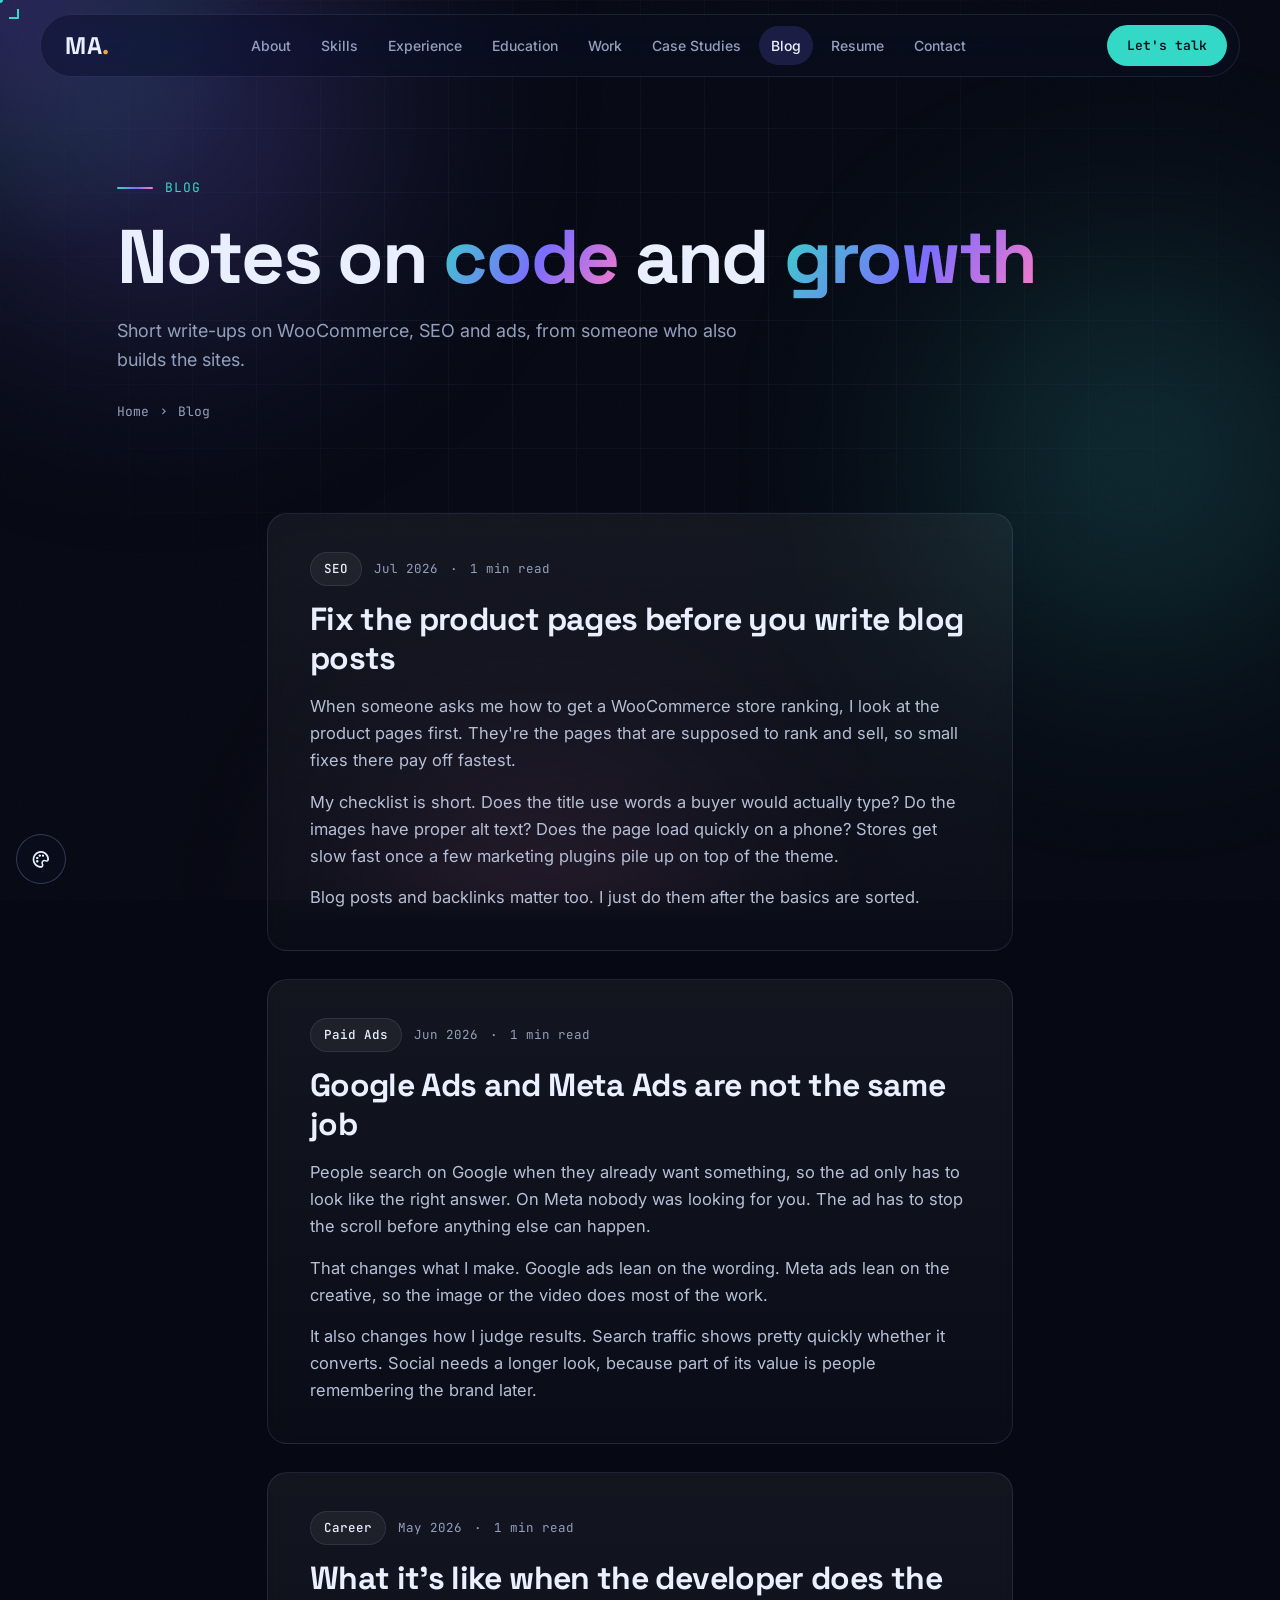
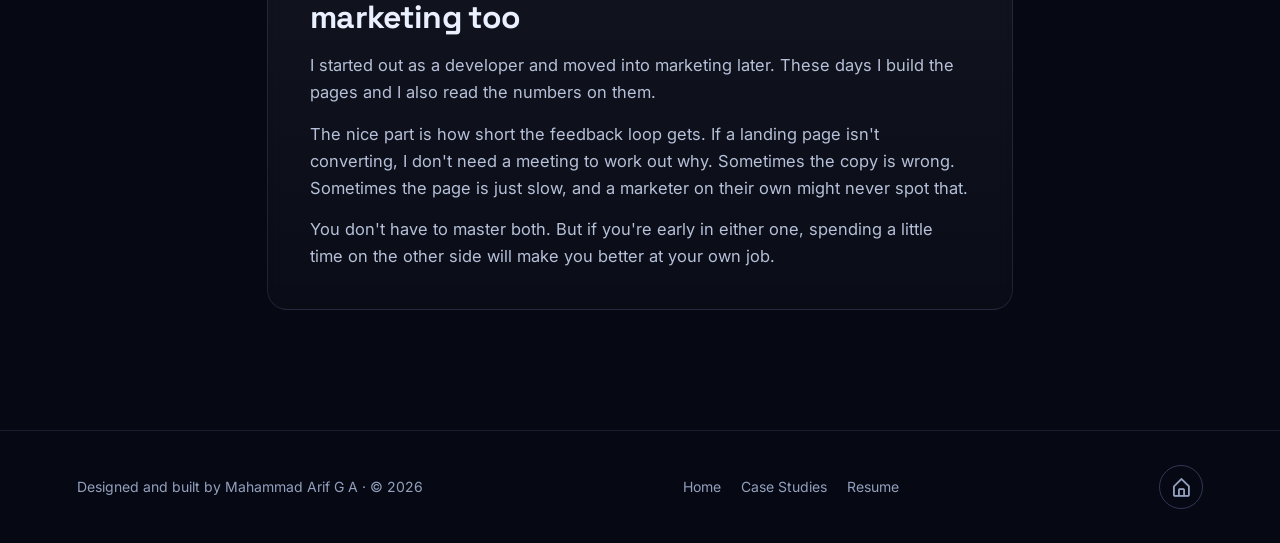
<file: blog.html>
<!DOCTYPE html>
<html lang="en">
<head>
<meta charset="UTF-8">
<meta name="viewport" content="width=device-width, initial-scale=1.0">
<title>Blog | Mahammad Arif G A</title>
<meta name="description" content="Short notes on WooCommerce SEO, paid ads and doing both the building and the marketing, by Mahammad Arif G A.">
<meta name="theme-color" content="#060913">
<link rel="canonical" href="https://arifg07.github.io/Portfolio/blog.html">

<script>
  document.documentElement.classList.add('js');
  try { if (sessionStorage.getItem('wipe')) document.documentElement.classList.add('wipe-in'); } catch (e) {}
  setTimeout(function () {
    document.documentElement.classList.add('loaded');
    if (!window.__ready) document.documentElement.classList.add('reveal-all');
  }, 4200);
</script>

<link rel="preconnect" href="https://fonts.googleapis.com">
<link rel="preconnect" href="https://fonts.gstatic.com" crossorigin>
<link href="https://fonts.googleapis.com/css2?family=Space+Grotesk:wght@500;600;700&family=Inter:wght@400;500;600;700&family=JetBrains+Mono:wght@400;500;600&display=swap" rel="stylesheet">
<link href="https://unpkg.com/boxicons@2.1.4/css/boxicons.min.css" rel="stylesheet">
<link rel="stylesheet" href="style.css">
<link rel="stylesheet" href="pages.css">
<link rel="stylesheet" href="fx.css">
<link rel="icon" href="logo.svg" type="image/svg+xml">
<link rel="icon" href="favicon.ico" sizes="any">
<link rel="apple-touch-icon" href="logo-512.png">
</head>
<body>

<div class="scroll-progress" id="scrollProgress"></div>

<header class="header" id="header">
  <a href="index.html#top" class="logo" aria-label="Mahammad Arif, home">MA<span class="dot">.</span></a>
  <nav class="navbar" id="navbar" aria-label="Primary">
    <a href="index.html#about">About</a>
    <a href="index.html#skills">Skills</a>
    <a href="index.html#experience">Experience</a>
    <a href="index.html#education">Education</a>
    <a href="index.html#work">Work</a>
    <a href="case-studies.html">Case Studies</a>
    <a href="blog.html" aria-current="page">Blog</a>
    <a href="resume.html">Resume</a>
    <a href="index.html#contact">Contact</a>
  </nav>
  <a href="index.html#contact" class="nav-cta magnetic">Let's talk</a>
  <button class="nav-toggle" id="navToggle" aria-label="Toggle menu" aria-expanded="false" aria-controls="navbar">
    <i class='bx bx-menu'></i>
  </button>
</header>

<main>
<section class="page-hero">
  <p class="section-eyebrow enter" style="--d:100">Blog</p>
  <h1 class="enter" style="--d:200">Notes on <em>code</em> and <em>growth</em></h1>
  <p class="page-hero-sub enter" style="--d:350">Short write-ups on WooCommerce, SEO and ads, from someone who also builds the sites.</p>
  <p class="crumbs enter" style="--d:450"><a href="index.html">Home</a> <i class='bx bx-chevron-right'></i> <span>Blog</span></p>
</section>

<section class="section blog-list">

  <article class="blog-post glass spot reveal" id="post-1">
    <div class="blog-post-meta">
      <span class="tag">SEO</span>
      <span class="blog-date">Jul 2026</span>
    </div>
    <h2>Fix the product pages before you write blog posts</h2>
    <p>When someone asks me how to get a WooCommerce store ranking, I look at the product pages first. They're the pages that are supposed to rank and sell, so small fixes there pay off fastest.</p>
    <p>My checklist is short. Does the title use words a buyer would actually type? Do the images have proper alt text? Does the page load quickly on a phone? Stores get slow fast once a few marketing plugins pile up on top of the theme.</p>
    <p>Blog posts and backlinks matter too. I just do them after the basics are sorted.</p>
  </article>

  <article class="blog-post glass spot reveal" id="post-2">
    <div class="blog-post-meta">
      <span class="tag">Paid Ads</span>
      <span class="blog-date">Jun 2026</span>
    </div>
    <h2>Google Ads and Meta Ads are not the same job</h2>
    <p>People search on Google when they already want something, so the ad only has to look like the right answer. On Meta nobody was looking for you. The ad has to stop the scroll before anything else can happen.</p>
    <p>That changes what I make. Google ads lean on the wording. Meta ads lean on the creative, so the image or the video does most of the work.</p>
    <p>It also changes how I judge results. Search traffic shows pretty quickly whether it converts. Social needs a longer look, because part of its value is people remembering the brand later.</p>
  </article>

  <article class="blog-post glass spot reveal" id="post-3">
    <div class="blog-post-meta">
      <span class="tag">Career</span>
      <span class="blog-date">May 2026</span>
    </div>
    <h2>What it's like when the developer does the marketing too</h2>
    <p>I started out as a developer and moved into marketing later. These days I build the pages and I also read the numbers on them.</p>
    <p>The nice part is how short the feedback loop gets. If a landing page isn't converting, I don't need a meeting to work out why. Sometimes the copy is wrong. Sometimes the page is just slow, and a marketer on their own might never spot that.</p>
    <p>You don't have to master both. But if you're early in either one, spending a little time on the other side will make you better at your own job.</p>
  </article>

</section>
</main>

<footer class="footer">
  <p>Designed and built by Mahammad Arif G A · © <span id="year">2026</span></p>
  <nav class="footer-links" aria-label="Footer">
    <a href="index.html">Home</a>
    <a href="case-studies.html">Case Studies</a>
    <a href="resume.html">Resume</a>
  </nav>
  <a href="index.html#top" class="top-link" aria-label="Back to home"><i class='bx bx-home-alt'></i></a>
</footer>

<button class="to-top" id="toTop" aria-label="Back to top"><i class='bx bx-chevron-up'></i></button>

<script src="script.js" defer></script>
<script src="fx.js" defer></script>
</body>
</html>
</file>
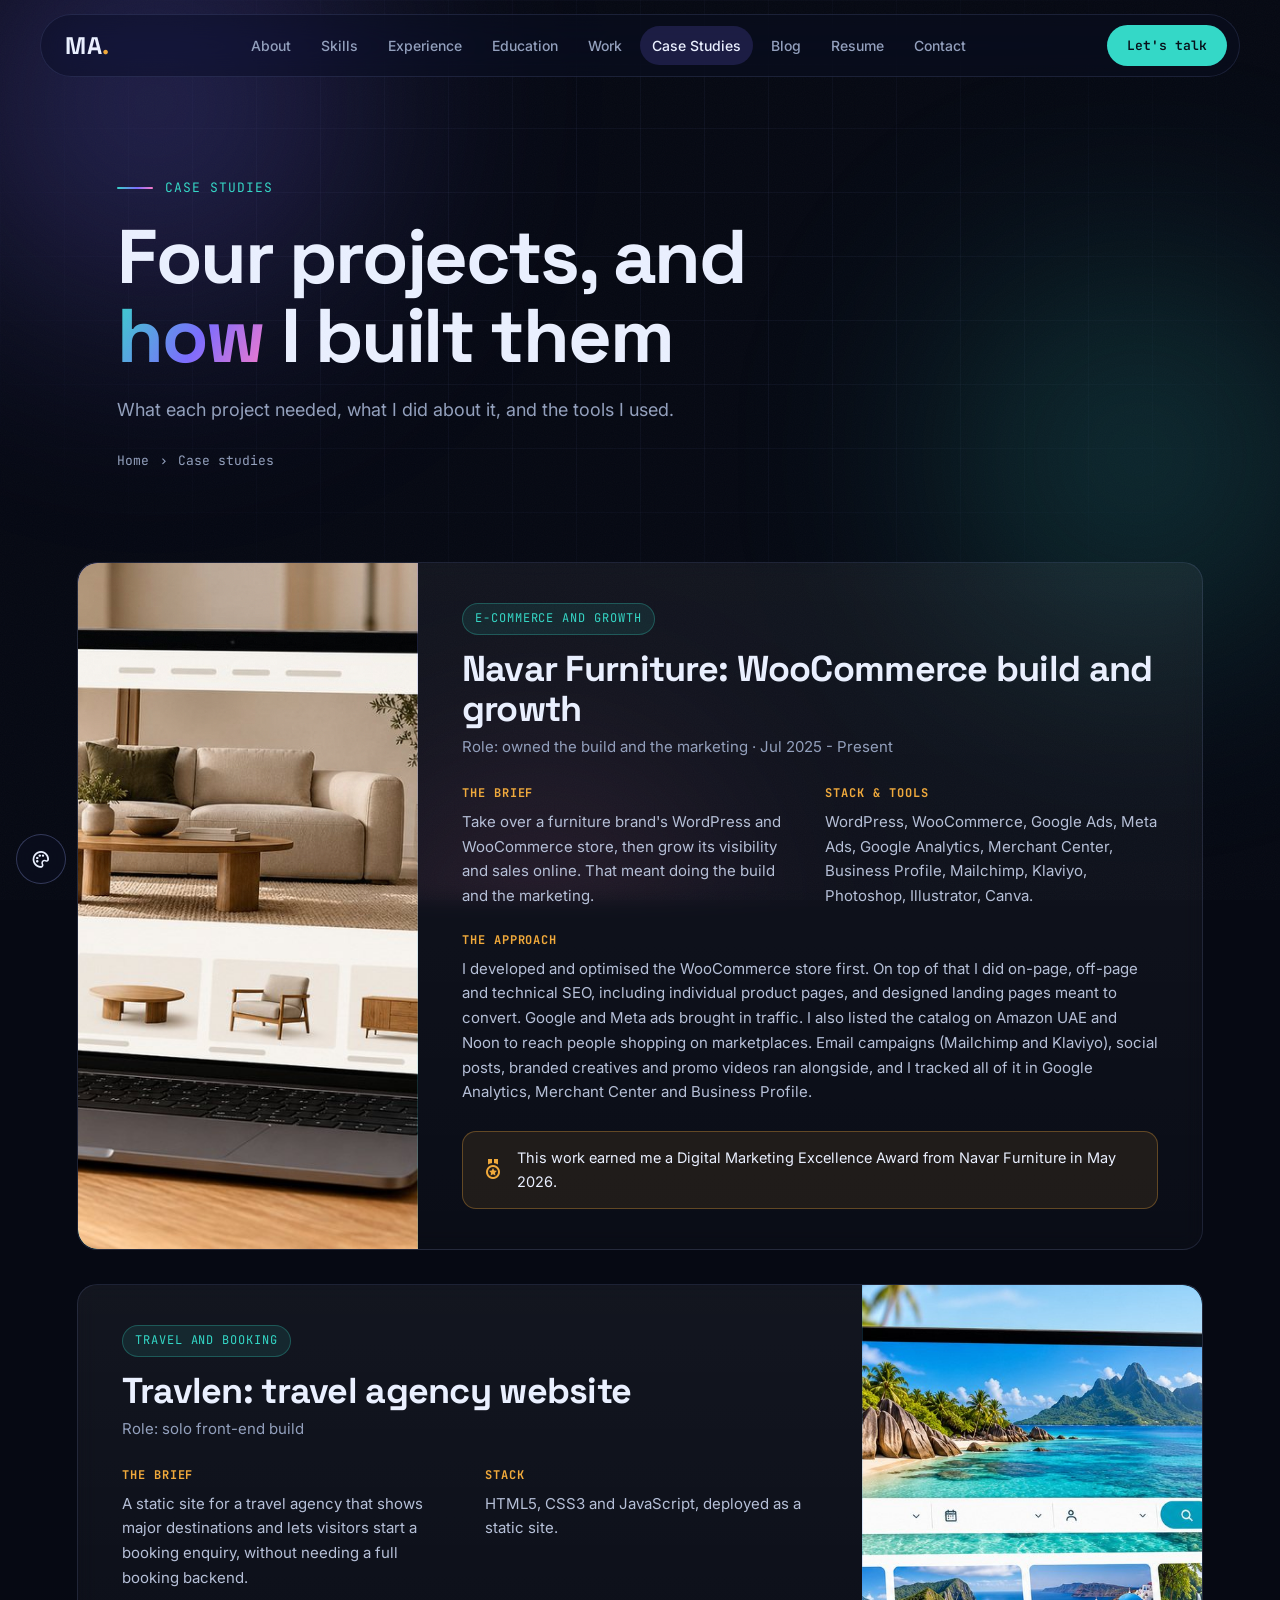
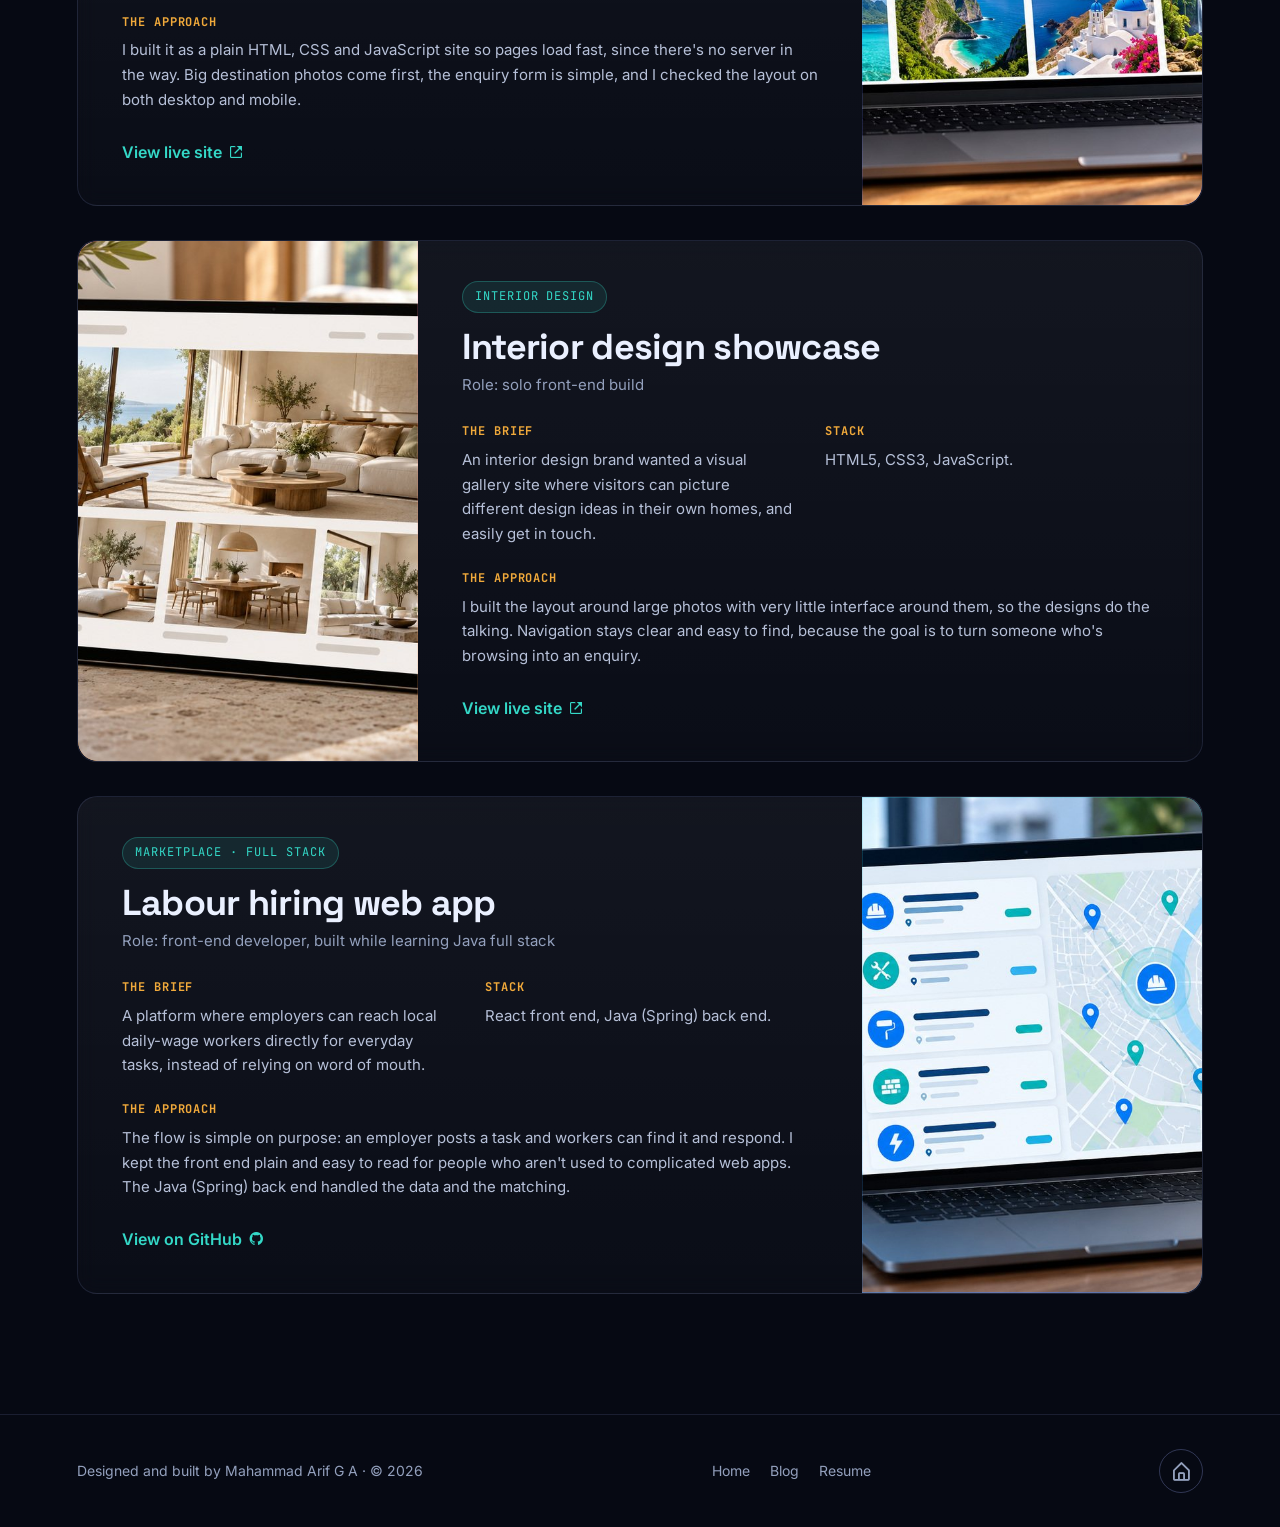
<file: case-studies.html>
<!DOCTYPE html>
<html lang="en">
<head>
<meta charset="UTF-8">
<meta name="viewport" content="width=device-width, initial-scale=1.0">
<title>Case Studies | Mahammad Arif G A</title>
<meta name="description" content="Case studies by Mahammad Arif G A: WooCommerce growth at Navar Furniture, plus travel, interior design and labour-hiring web projects.">
<meta name="theme-color" content="#060913">
<link rel="canonical" href="https://arifg07.github.io/Portfolio/case-studies.html">

<script>
  document.documentElement.classList.add('js');
  try { if (sessionStorage.getItem('wipe')) document.documentElement.classList.add('wipe-in'); } catch (e) {}
  setTimeout(function () {
    document.documentElement.classList.add('loaded');
    if (!window.__ready) document.documentElement.classList.add('reveal-all');
  }, 4200);
</script>

<link rel="preconnect" href="https://fonts.googleapis.com">
<link rel="preconnect" href="https://fonts.gstatic.com" crossorigin>
<link href="https://fonts.googleapis.com/css2?family=Space+Grotesk:wght@500;600;700&family=Inter:wght@400;500;600;700&family=JetBrains+Mono:wght@400;500;600&display=swap" rel="stylesheet">
<link href="https://unpkg.com/boxicons@2.1.4/css/boxicons.min.css" rel="stylesheet">
<link rel="stylesheet" href="style.css">
<link rel="stylesheet" href="pages.css">
<link rel="stylesheet" href="fx.css">
<link rel="icon" href="logo.svg" type="image/svg+xml">
<link rel="icon" href="favicon.ico" sizes="any">
<link rel="apple-touch-icon" href="logo-512.png">
</head>
<body>

<div class="scroll-progress" id="scrollProgress"></div>

<header class="header" id="header">
  <a href="index.html#top" class="logo" aria-label="Mahammad Arif, home">MA<span class="dot">.</span></a>
  <nav class="navbar" id="navbar" aria-label="Primary">
    <a href="index.html#about">About</a>
    <a href="index.html#skills">Skills</a>
    <a href="index.html#experience">Experience</a>
    <a href="index.html#education">Education</a>
    <a href="index.html#work">Work</a>
    <a href="case-studies.html" aria-current="page">Case Studies</a>
    <a href="blog.html">Blog</a>
    <a href="resume.html">Resume</a>
    <a href="index.html#contact">Contact</a>
  </nav>
  <a href="index.html#contact" class="nav-cta magnetic">Let's talk</a>
  <button class="nav-toggle" id="navToggle" aria-label="Toggle menu" aria-expanded="false" aria-controls="navbar">
    <i class='bx bx-menu'></i>
  </button>
</header>

<main>
<section class="page-hero">
  <p class="section-eyebrow enter" style="--d:100">Case Studies</p>
  <h1 class="enter" style="--d:200">Four projects, and <em>how</em> I built them</h1>
  <p class="page-hero-sub enter" style="--d:350">What each project needed, what I did about it, and the tools I used.</p>
  <p class="crumbs enter" style="--d:450"><a href="index.html">Home</a> <i class='bx bx-chevron-right'></i> <span>Case studies</span></p>
</section>

<section class="section case-list">

  <article class="case-block glass spot reveal" id="navar-furniture">
    <div class="case-thumb thumb-4"><i class='bx bx-store'></i><img class="rv-img" src="img/work-navar.jpg" alt="The Navar Furniture online store shown on a laptop and a phone" width="1200" height="750" loading="lazy" decoding="async" onerror="this.remove()"></div>
    <div class="case-content">
      <span class="case-tag">E-commerce and growth</span>
      <h2>Navar Furniture: WooCommerce build and growth</h2>
      <p class="case-role">Role: owned the build and the marketing · Jul 2025 - Present</p>

      <div class="case-meta-grid">
        <div>
          <h4>The brief</h4>
          <p>Take over a furniture brand's WordPress and WooCommerce store, then grow its visibility and sales online. That meant doing the build and the marketing.</p>
        </div>
        <div>
          <h4>The approach</h4>
          <p>I developed and optimised the WooCommerce store first. On top of that I did on-page, off-page and technical SEO, including individual product pages, and designed landing pages meant to convert. Google and Meta ads brought in traffic. I also listed the catalog on Amazon UAE and Noon to reach people shopping on marketplaces. Email campaigns (Mailchimp and Klaviyo), social posts, branded creatives and promo videos ran alongside, and I tracked all of it in Google Analytics, Merchant Center and Business Profile.</p>
        </div>
        <div>
          <h4>Stack &amp; tools</h4>
          <p>WordPress, WooCommerce, Google Ads, Meta Ads, Google Analytics, Merchant Center, Business Profile, Mailchimp, Klaviyo, Photoshop, Illustrator, Canva.</p>
        </div>
      </div>

      <p class="case-note"><i class='bx bx-medal'></i> This work earned me a Digital Marketing Excellence Award from Navar Furniture in May 2026.</p>
    </div>
  </article>

  <article class="case-block glass spot reveal" id="travlen">
    <div class="case-thumb thumb-1"><i class='bx bx-compass'></i><img class="rv-img" src="img/work-travlen.jpg" alt="The Travlen travel agency website shown on a laptop" width="1200" height="750" loading="lazy" decoding="async" onerror="this.remove()"></div>
    <div class="case-content">
      <span class="case-tag">Travel and booking</span>
      <h2>Travlen: travel agency website</h2>
      <p class="case-role">Role: solo front-end build</p>

      <div class="case-meta-grid">
        <div>
          <h4>The brief</h4>
          <p>A static site for a travel agency that shows major destinations and lets visitors start a booking enquiry, without needing a full booking backend.</p>
        </div>
        <div>
          <h4>The approach</h4>
          <p>I built it as a plain HTML, CSS and JavaScript site so pages load fast, since there's no server in the way. Big destination photos come first, the enquiry form is simple, and I checked the layout on both desktop and mobile.</p>
        </div>
        <div>
          <h4>Stack</h4>
          <p>HTML5, CSS3 and JavaScript, deployed as a static site.</p>
        </div>
      </div>

      <a href="https://travlen.web.app/" target="_blank" rel="noopener" class="link-arrow">View live site <i class='bx bx-link-external'></i></a>
    </div>
  </article>

  <article class="case-block glass spot reveal" id="interior-design">
    <div class="case-thumb thumb-2"><i class='bx bx-home-heart'></i><img class="rv-img" src="img/work-interior.jpg" alt="An interior design gallery website shown on a tablet" width="1200" height="750" loading="lazy" decoding="async" onerror="this.remove()"></div>
    <div class="case-content">
      <span class="case-tag">Interior design</span>
      <h2>Interior design showcase</h2>
      <p class="case-role">Role: solo front-end build</p>

      <div class="case-meta-grid">
        <div>
          <h4>The brief</h4>
          <p>An interior design brand wanted a visual gallery site where visitors can picture different design ideas in their own homes, and easily get in touch.</p>
        </div>
        <div>
          <h4>The approach</h4>
          <p>I built the layout around large photos with very little interface around them, so the designs do the talking. Navigation stays clear and easy to find, because the goal is to turn someone who's browsing into an enquiry.</p>
        </div>
        <div>
          <h4>Stack</h4>
          <p>HTML5, CSS3, JavaScript.</p>
        </div>
      </div>

      <a href="https://livings-7ded4.web.app/" target="_blank" rel="noopener" class="link-arrow">View live site <i class='bx bx-link-external'></i></a>
    </div>
  </article>

  <article class="case-block glass spot reveal" id="labour-hiring">
    <div class="case-thumb thumb-3"><i class='bx bx-hard-hat'></i><img class="rv-img" src="img/work-labour.jpg" alt="A labour hiring web app shown on a laptop" width="1200" height="750" loading="lazy" decoding="async" onerror="this.remove()"></div>
    <div class="case-content">
      <span class="case-tag">Marketplace · Full stack</span>
      <h2>Labour hiring web app</h2>
      <p class="case-role">Role: front-end developer, built while learning Java full stack</p>

      <div class="case-meta-grid">
        <div>
          <h4>The brief</h4>
          <p>A platform where employers can reach local daily-wage workers directly for everyday tasks, instead of relying on word of mouth.</p>
        </div>
        <div>
          <h4>The approach</h4>
          <p>The flow is simple on purpose: an employer posts a task and workers can find it and respond. I kept the front end plain and easy to read for people who aren't used to complicated web apps. The Java (Spring) back end handled the data and the matching.</p>
        </div>
        <div>
          <h4>Stack</h4>
          <p>React front end, Java (Spring) back end.</p>
        </div>
      </div>

      <a href="https://github.com/arifg07/LabourHire-FrontEnd" target="_blank" rel="noopener" class="link-arrow">View on GitHub <i class='bx bxl-github'></i></a>
    </div>
  </article>

</section>
</main>

<footer class="footer">
  <p>Designed and built by Mahammad Arif G A · © <span id="year">2026</span></p>
  <nav class="footer-links" aria-label="Footer">
    <a href="index.html">Home</a>
    <a href="blog.html">Blog</a>
    <a href="resume.html">Resume</a>
  </nav>
  <a href="index.html#top" class="top-link" aria-label="Back to home"><i class='bx bx-home-alt'></i></a>
</footer>

<button class="to-top" id="toTop" aria-label="Back to top"><i class='bx bx-chevron-up'></i></button>

<script src="script.js" defer></script>
<script src="fx.js" defer></script>
</body>
</html>
</file>
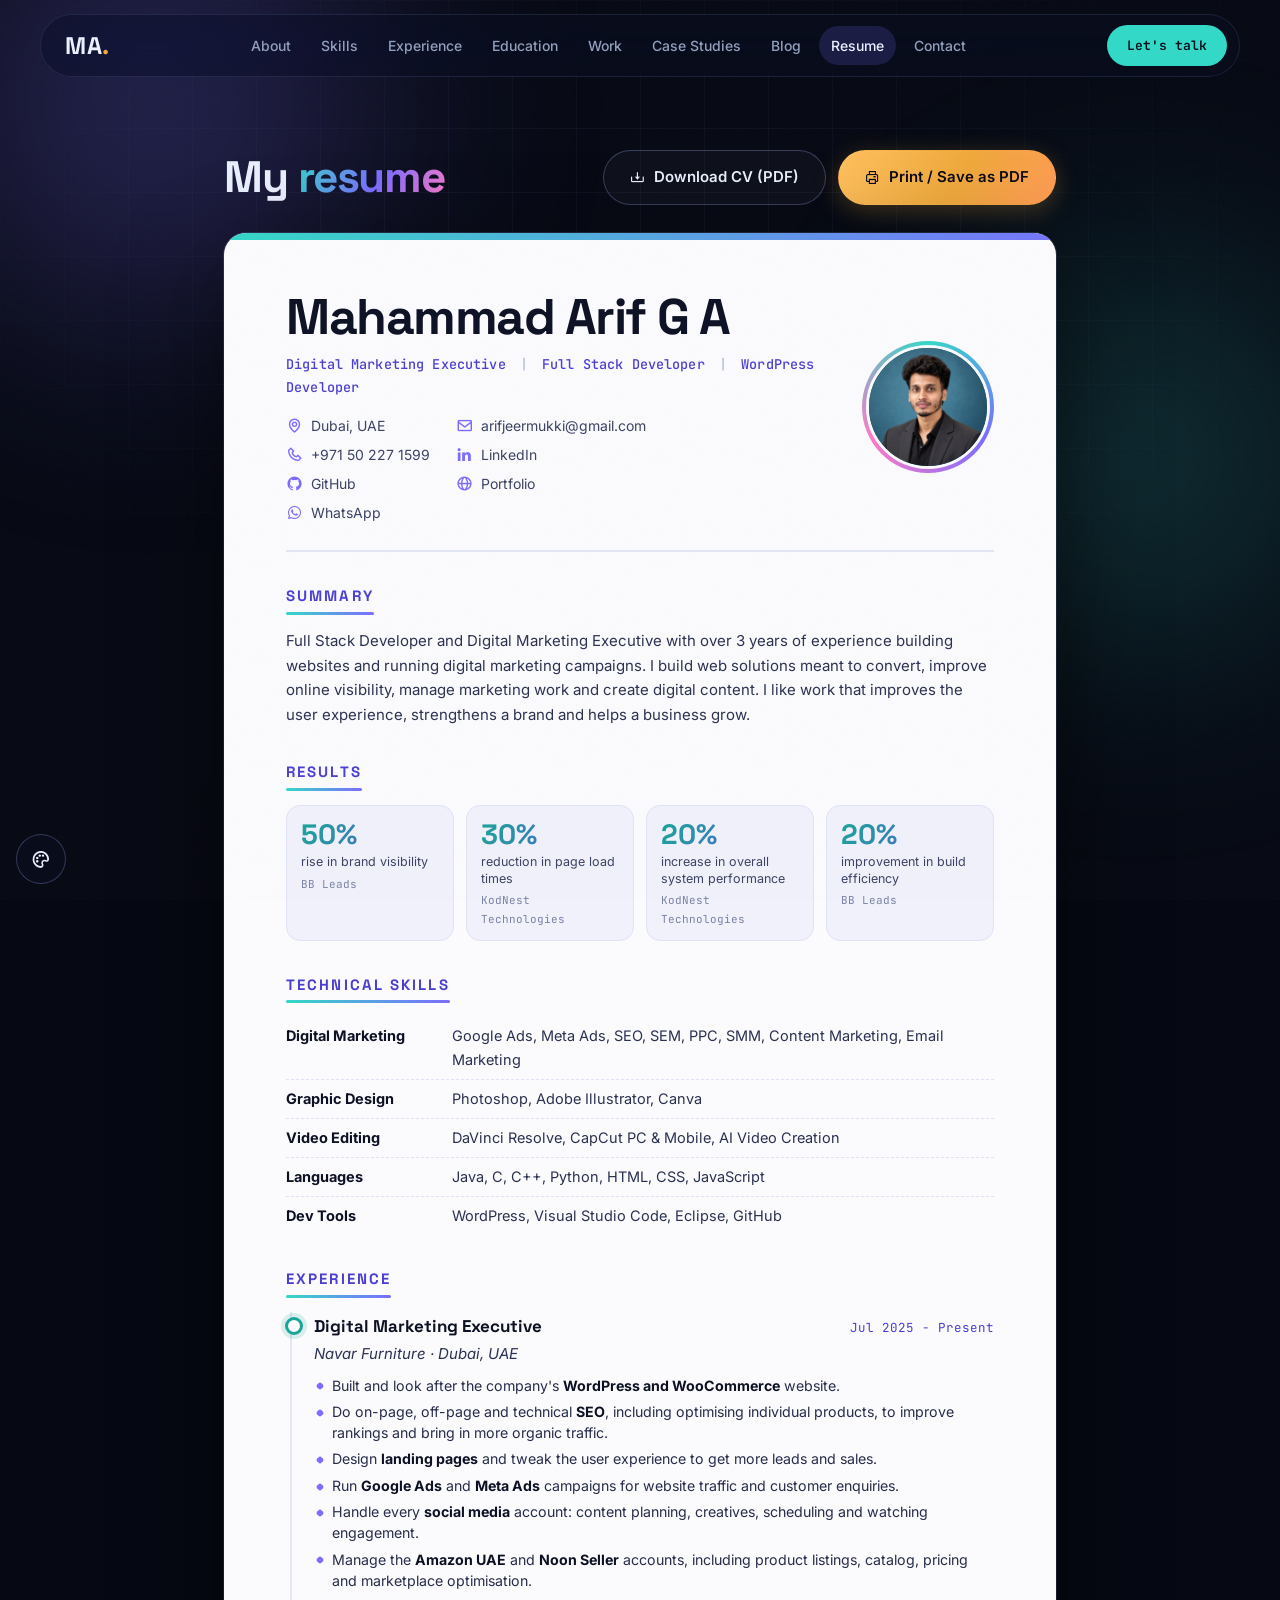
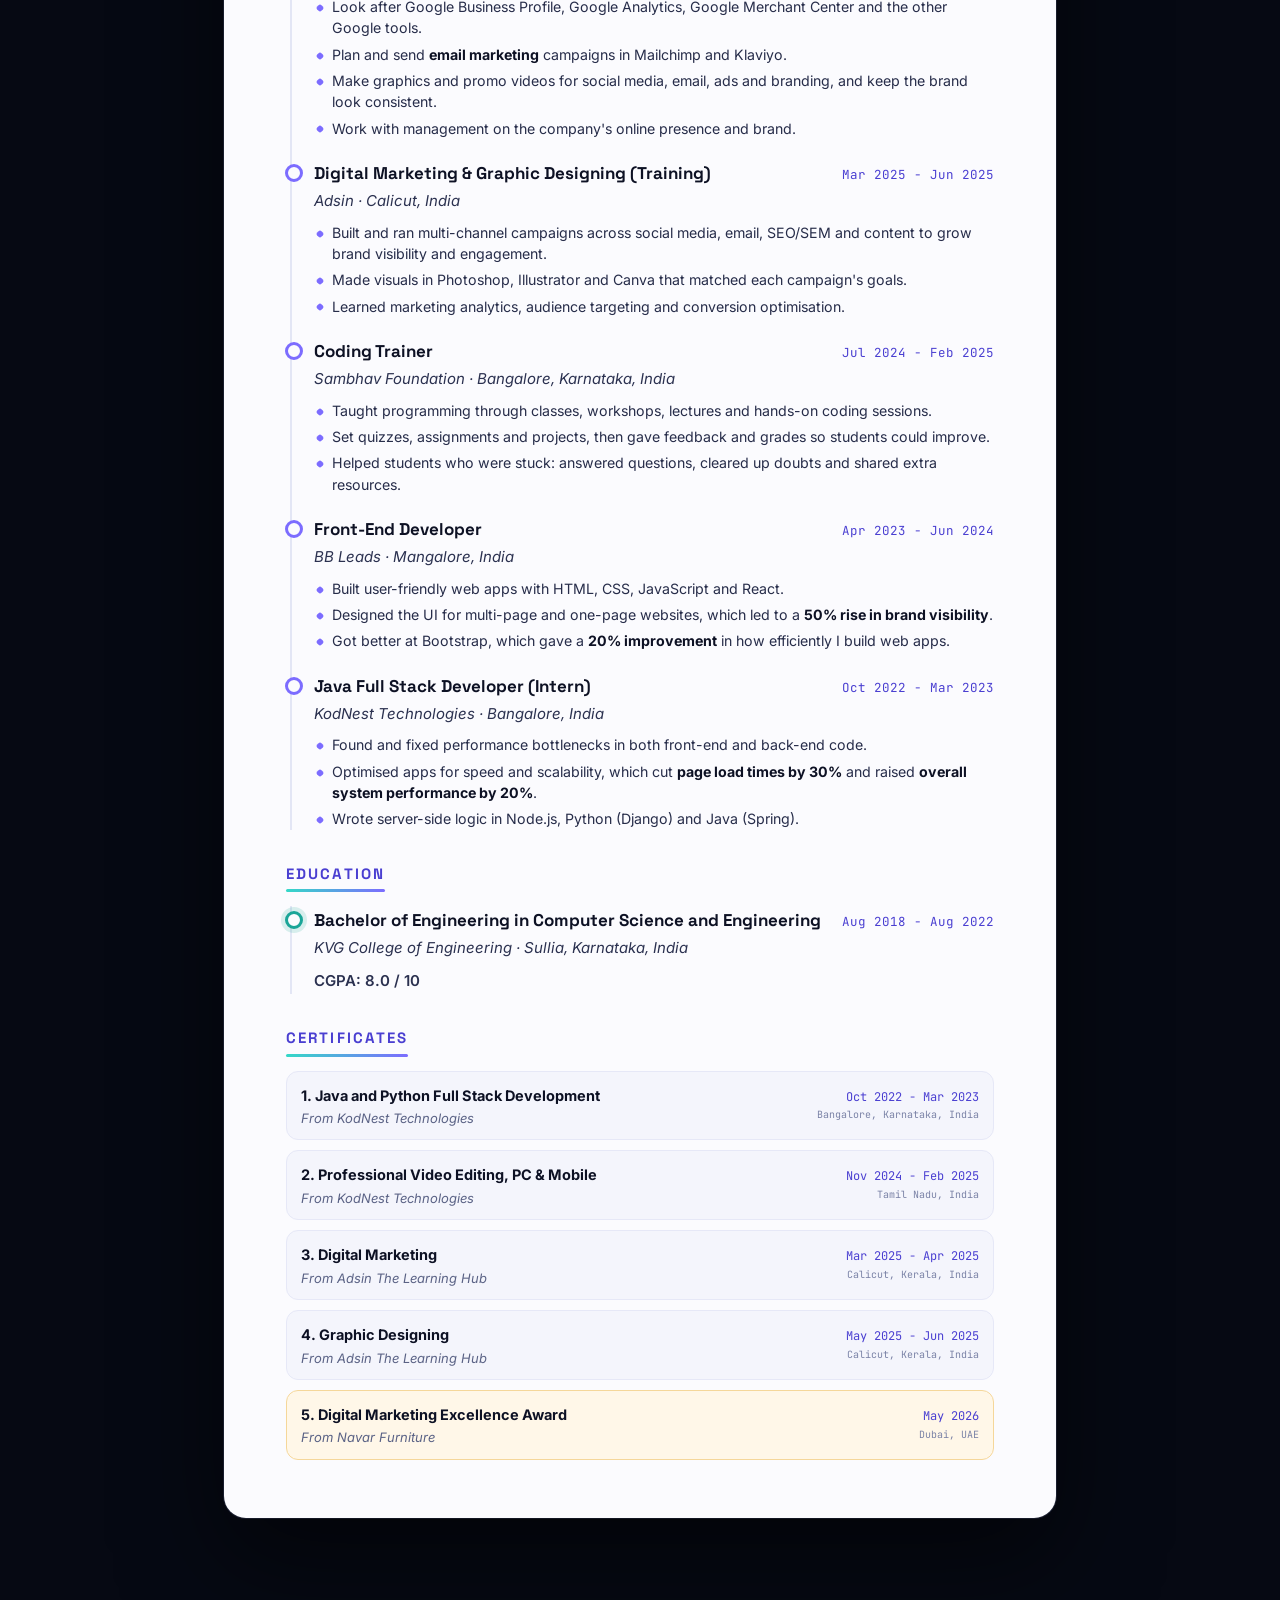
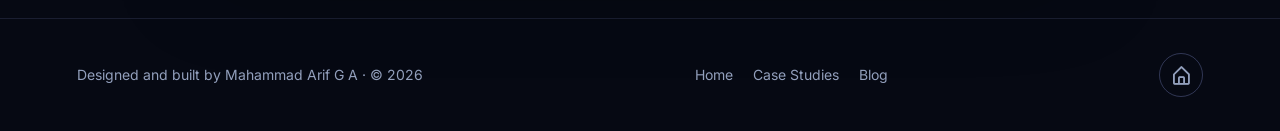
<file: resume.html>
<!DOCTYPE html>
<html lang="en">
<head>
<meta charset="UTF-8">
<meta name="viewport" content="width=device-width, initial-scale=1.0">
<title>Resume | Mahammad Arif G A</title>
<meta name="description" content="Resume of Mahammad Arif G A: digital marketing executive, full stack developer and WordPress developer based in Dubai, UAE.">
<meta name="theme-color" content="#060913">
<link rel="canonical" href="https://arifg07.github.io/Portfolio/resume.html">

<script>
  document.documentElement.classList.add('js');
  try { if (sessionStorage.getItem('wipe')) document.documentElement.classList.add('wipe-in'); } catch (e) {}
  setTimeout(function () {
    document.documentElement.classList.add('loaded');
    if (!window.__ready) document.documentElement.classList.add('reveal-all');
  }, 4200);
</script>

<link rel="preconnect" href="https://fonts.googleapis.com">
<link rel="preconnect" href="https://fonts.gstatic.com" crossorigin>
<link href="https://fonts.googleapis.com/css2?family=Space+Grotesk:wght@500;600;700&family=Inter:wght@400;500;600;700&family=JetBrains+Mono:wght@400;500;600&display=swap" rel="stylesheet">
<link href="https://unpkg.com/boxicons@2.1.4/css/boxicons.min.css" rel="stylesheet">
<link rel="stylesheet" href="style.css">
<link rel="stylesheet" href="resume.css">
<link rel="stylesheet" href="fx.css">
<link rel="icon" href="logo.svg" type="image/svg+xml">
<link rel="icon" href="favicon.ico" sizes="any">
<link rel="apple-touch-icon" href="logo-512.png">
</head>
<body>

<div class="scroll-progress" id="scrollProgress"></div>

<header class="header" id="header">
  <a href="index.html#top" class="logo" aria-label="Mahammad Arif, home">MA<span class="dot">.</span></a>
  <nav class="navbar" id="navbar" aria-label="Primary">
    <a href="index.html#about">About</a>
    <a href="index.html#skills">Skills</a>
    <a href="index.html#experience">Experience</a>
    <a href="index.html#education">Education</a>
    <a href="index.html#work">Work</a>
    <a href="case-studies.html">Case Studies</a>
    <a href="blog.html">Blog</a>
    <a href="resume.html" aria-current="page">Resume</a>
    <a href="index.html#contact">Contact</a>
  </nav>
  <a href="index.html#contact" class="nav-cta magnetic">Let's talk</a>
  <button class="nav-toggle" id="navToggle" aria-label="Toggle menu" aria-expanded="false" aria-controls="navbar">
    <i class='bx bx-menu'></i>
  </button>
</header>

<main class="resume-page">
  <div class="resume-toolbar no-print">
    <h1 class="enter" style="--d:100">My <em>resume</em></h1>
    <div class="resume-actions enter" style="--d:250">
      <a class="btn btn-ghost magnetic" href="Mahammad Arif G A [CV-2026].pdf" download><i class='bx bx-download'></i> Download CV (PDF)</a>
      <button class="btn btn-primary magnetic" id="printBtn" type="button"><i class='bx bx-printer'></i> Print / Save as PDF</button>
    </div>
  </div>

  <article class="resume-sheet enter" style="--d:350">

    <div class="resume-head">
      <div>
        <h2 class="name">Mahammad Arif G A</h2>
        <p class="resume-title">Digital Marketing Executive <i>|</i> Full Stack Developer <i>|</i> WordPress Developer</p>
        <ul class="resume-contact">
          <li><i class='bx bx-map'></i> Dubai, UAE</li>
          <li><i class='bx bx-envelope'></i> <a href="mailto:arifjeermukki@gmail.com">arifjeermukki@gmail.com</a></li>
          <li><i class='bx bx-phone'></i> <a href="tel:+971502271599">+971 50 227 1599</a></li>
          <li><i class='bx bxl-linkedin'></i> <a href="https://linkedin.com/in/mahammad-arif-g-a-83595a222" target="_blank" rel="noopener">LinkedIn</a></li>
          <li><i class='bx bxl-github'></i> <a href="https://github.com/arifg07" target="_blank" rel="noopener">GitHub</a></li>
          <li><i class='bx bx-globe'></i> <a href="https://arifg07.github.io/Portfolio/">Portfolio</a></li>
          <li><i class='bx bxl-whatsapp'></i> <a href="https://wa.me/971502271599" target="_blank" rel="noopener">WhatsApp</a></li>
        </ul>
      </div>
      <div class="resume-photo"><img src="profile.jpg" alt="Mahammad Arif G A" width="132" height="132"></div>
    </div>

    <section class="resume-section reveal">
      <h3 class="sec">Summary</h3>
      <p>Full Stack Developer and Digital Marketing Executive with over 3 years of experience building websites and running digital marketing campaigns. I build web solutions meant to convert, improve online visibility, manage marketing work and create digital content. I like work that improves the user experience, strengthens a brand and helps a business grow.</p>
    </section>

    <section class="resume-section reveal">
      <h3 class="sec">Results</h3>
      <div class="resume-results">
        <div class="resume-result"><b>50%</b><span>rise in brand visibility</span><small>BB Leads</small></div>
        <div class="resume-result"><b>30%</b><span>reduction in page load times</span><small>KodNest Technologies</small></div>
        <div class="resume-result"><b>20%</b><span>increase in overall system performance</span><small>KodNest Technologies</small></div>
        <div class="resume-result"><b>20%</b><span>improvement in build efficiency</span><small>BB Leads</small></div>
      </div>
    </section>

    <section class="resume-section reveal">
      <h3 class="sec">Technical Skills</h3>
      <div class="resume-skill-row"><strong>Digital Marketing</strong><span>Google Ads, Meta Ads, SEO, SEM, PPC, SMM, Content Marketing, Email Marketing</span></div>
      <div class="resume-skill-row"><strong>Graphic Design</strong><span>Photoshop, Adobe Illustrator, Canva</span></div>
      <div class="resume-skill-row"><strong>Video Editing</strong><span>DaVinci Resolve, CapCut PC &amp; Mobile, AI Video Creation</span></div>
      <div class="resume-skill-row"><strong>Languages</strong><span>Java, C, C++, Python, HTML, CSS, JavaScript</span></div>
      <div class="resume-skill-row"><strong>Dev Tools</strong><span>WordPress, Visual Studio Code, Eclipse, GitHub</span></div>
    </section>

    <section class="resume-section reveal">
      <h3 class="sec">Experience</h3>

      <div class="resume-entry">
        <div class="resume-entry-head"><h4>Digital Marketing Executive</h4><span>Jul 2025 - Present</span></div>
        <p class="resume-org">Navar Furniture · Dubai, UAE</p>
        <ul>
          <li>Built and look after the company's <b>WordPress and WooCommerce</b> website.</li>
          <li>Do on-page, off-page and technical <b>SEO</b>, including optimising individual products, to improve rankings and bring in more organic traffic.</li>
          <li>Design <b>landing pages</b> and tweak the user experience to get more leads and sales.</li>
          <li>Run <b>Google Ads</b> and <b>Meta Ads</b> campaigns for website traffic and customer enquiries.</li>
          <li>Handle every <b>social media</b> account: content planning, creatives, scheduling and watching engagement.</li>
          <li>Manage the <b>Amazon UAE</b> and <b>Noon Seller</b> accounts, including product listings, catalog, pricing and marketplace optimisation.</li>
          <li>Look after Google Business Profile, Google Analytics, Google Merchant Center and the other Google tools.</li>
          <li>Plan and send <b>email marketing</b> campaigns in Mailchimp and Klaviyo.</li>
          <li>Make graphics and promo videos for social media, email, ads and branding, and keep the brand look consistent.</li>
          <li>Work with management on the company's online presence and brand.</li>
        </ul>
      </div>

      <div class="resume-entry">
        <div class="resume-entry-head"><h4>Digital Marketing &amp; Graphic Designing (Training)</h4><span>Mar 2025 - Jun 2025</span></div>
        <p class="resume-org">Adsin · Calicut, India</p>
        <ul>
          <li>Built and ran multi-channel campaigns across social media, email, SEO/SEM and content to grow brand visibility and engagement.</li>
          <li>Made visuals in Photoshop, Illustrator and Canva that matched each campaign's goals.</li>
          <li>Learned marketing analytics, audience targeting and conversion optimisation.</li>
        </ul>
      </div>

      <div class="resume-entry">
        <div class="resume-entry-head"><h4>Coding Trainer</h4><span>Jul 2024 - Feb 2025</span></div>
        <p class="resume-org">Sambhav Foundation · Bangalore, Karnataka, India</p>
        <ul>
          <li>Taught programming through classes, workshops, lectures and hands-on coding sessions.</li>
          <li>Set quizzes, assignments and projects, then gave feedback and grades so students could improve.</li>
          <li>Helped students who were stuck: answered questions, cleared up doubts and shared extra resources.</li>
        </ul>
      </div>

      <div class="resume-entry">
        <div class="resume-entry-head"><h4>Front-End Developer</h4><span>Apr 2023 - Jun 2024</span></div>
        <p class="resume-org">BB Leads · Mangalore, India</p>
        <ul>
          <li>Built user-friendly web apps with HTML, CSS, JavaScript and React.</li>
          <li>Designed the UI for multi-page and one-page websites, which led to a <b>50% rise in brand visibility</b>.</li>
          <li>Got better at Bootstrap, which gave a <b>20% improvement</b> in how efficiently I build web apps.</li>
        </ul>
      </div>

      <div class="resume-entry">
        <div class="resume-entry-head"><h4>Java Full Stack Developer (Intern)</h4><span>Oct 2022 - Mar 2023</span></div>
        <p class="resume-org">KodNest Technologies · Bangalore, India</p>
        <ul>
          <li>Found and fixed performance bottlenecks in both front-end and back-end code.</li>
          <li>Optimised apps for speed and scalability, which cut <b>page load times by 30%</b> and raised <b>overall system performance by 20%</b>.</li>
          <li>Wrote server-side logic in Node.js, Python (Django) and Java (Spring).</li>
        </ul>
      </div>
    </section>

    <section class="resume-section reveal">
      <h3 class="sec">Education</h3>
      <div class="resume-entry">
        <div class="resume-entry-head"><h4>Bachelor of Engineering in Computer Science and Engineering</h4><span>Aug 2018 - Aug 2022</span></div>
        <p class="resume-org">KVG College of Engineering · Sullia, Karnataka, India</p>
        <p class="resume-cgpa">CGPA: 8.0 / 10</p>
      </div>
    </section>

    <section class="resume-section reveal">
      <h3 class="sec">Certificates</h3>
      <div class="resume-cert-list">
        <div class="resume-cert"><div><strong>1. Java and Python Full Stack Development</strong><em>From KodNest Technologies</em></div><div class="when">Oct 2022 - Mar 2023<small>Bangalore, Karnataka, India</small></div></div>
        <div class="resume-cert"><div><strong>2. Professional Video Editing, PC &amp; Mobile</strong><em>From KodNest Technologies</em></div><div class="when">Nov 2024 - Feb 2025<small>Tamil Nadu, India</small></div></div>
        <div class="resume-cert"><div><strong>3. Digital Marketing</strong><em>From Adsin The Learning Hub</em></div><div class="when">Mar 2025 - Apr 2025<small>Calicut, Kerala, India</small></div></div>
        <div class="resume-cert"><div><strong>4. Graphic Designing</strong><em>From Adsin The Learning Hub</em></div><div class="when">May 2025 - Jun 2025<small>Calicut, Kerala, India</small></div></div>
        <div class="resume-cert award"><div><strong>5. Digital Marketing Excellence Award</strong><em>From Navar Furniture</em></div><div class="when">May 2026<small>Dubai, UAE</small></div></div>
      </div>
    </section>

  </article>
</main>

<footer class="footer no-print">
  <p>Designed and built by Mahammad Arif G A · © <span id="year">2026</span></p>
  <nav class="footer-links" aria-label="Footer">
    <a href="index.html">Home</a>
    <a href="case-studies.html">Case Studies</a>
    <a href="blog.html">Blog</a>
  </nav>
  <a href="index.html#top" class="top-link" aria-label="Back to home"><i class='bx bx-home-alt'></i></a>
</footer>

<button class="to-top no-print" id="toTop" aria-label="Back to top"><i class='bx bx-chevron-up'></i></button>

<script src="script.js" defer></script>
<script src="fx.js" defer></script>
<script>
  document.getElementById('printBtn').addEventListener('click', function () { window.print(); });
</script>
</body>
</html>
</file>
<file: style.css>
/* =========================================================
   Mahammad Arif G A: portfolio
   Shared design system + home page styles
========================================================= */
@property --ang { syntax: '<angle>'; initial-value: 0deg; inherits: false; }

:root {
  --bg: #060913;
  --bg-2: #0a1020;
  --surface: rgba(255, 255, 255, 0.035);
  --border: rgba(160, 175, 255, 0.13);
  --border-strong: rgba(160, 175, 255, 0.28);
  --text: #EAF0FF;
  --muted: #93A0BD;
  --cyan: #34D8C7;
  --violet: #7C6CFF;
  --pink: #FF7AC8;
  --amber: #F0A93B;
  --grad: linear-gradient(120deg, var(--cyan), var(--violet) 55%, var(--pink));
  --radius: 20px;
  --radius-sm: 12px;
  --font-display: 'Space Grotesk', system-ui, sans-serif;
  --font-body: 'Inter', system-ui, sans-serif;
  --font-mono: 'JetBrains Mono', ui-monospace, monospace;
  --max-w: 1200px;
  --ease: cubic-bezier(.22, 1, .36, 1);
}

* { margin: 0; padding: 0; box-sizing: border-box; }
html { scroll-behavior: smooth; scroll-padding-top: 96px; }
body {
  background: var(--bg);
  color: var(--text);
  font-family: var(--font-body);
  line-height: 1.65;
  overflow-x: hidden;
  -webkit-font-smoothing: antialiased;
}
body.nav-open { overflow: hidden; }
a { color: inherit; text-decoration: none; }
ul { list-style: none; }
img { max-width: 100%; display: block; }
button { font: inherit; }
::selection { background: rgba(124, 108, 255, .45); color: #fff; }
:focus-visible { outline: 2px solid var(--cyan); outline-offset: 3px; border-radius: 6px; }
.sr-only {
  position: absolute; width: 1px; height: 1px; overflow: hidden;
  clip: rect(0 0 0 0); white-space: nowrap;
}

/* =========================================================
   Ambient layers: aurora, grain, cursor glow, progress, preloader
========================================================= */
.aurora { position: fixed; inset: 0; z-index: -1; overflow: hidden; pointer-events: none; }
.aurora span {
  position: absolute; border-radius: 50%; filter: blur(110px); opacity: .5;
  will-change: transform;
}
.aurora span:nth-child(1) {
  width: 52vw; height: 52vw; left: -14vw; top: -18vw;
  background: radial-gradient(circle, rgba(124,108,255,.75), transparent 65%);
  animation: blob1 22s ease-in-out infinite alternate;
}
.aurora span:nth-child(2) {
  width: 46vw; height: 46vw; right: -12vw; top: 18vh;
  background: radial-gradient(circle, rgba(52,216,199,.55), transparent 65%);
  animation: blob2 26s ease-in-out infinite alternate;
}
.aurora span:nth-child(3) {
  width: 40vw; height: 40vw; left: 22vw; bottom: -22vw;
  background: radial-gradient(circle, rgba(255,122,200,.38), transparent 65%);
  animation: blob3 30s ease-in-out infinite alternate;
}
.aurora::after {
  content: ''; position: absolute; inset: 0;
  background-image:
    linear-gradient(rgba(160,175,255,.05) 1px, transparent 1px),
    linear-gradient(90deg, rgba(160,175,255,.05) 1px, transparent 1px);
  background-size: 64px 64px;
  mask-image: radial-gradient(ellipse 75% 65% at 50% 30%, #000 25%, transparent 78%);
  -webkit-mask-image: radial-gradient(ellipse 75% 65% at 50% 30%, #000 25%, transparent 78%);
}
@keyframes blob1 { to { transform: translate3d(14vw, 10vh, 0) scale(1.15); } }
@keyframes blob2 { to { transform: translate3d(-12vw, 12vh, 0) scale(1.1); } }
@keyframes blob3 { to { transform: translate3d(-8vw, -10vh, 0) scale(1.2); } }

.grain {
  position: fixed; inset: 0; pointer-events: none; z-index: 1; opacity: .03;
  background-image: url("data:image/svg+xml,%3Csvg xmlns='http://www.w3.org/2000/svg' width='100' height='100'%3E%3Cfilter id='n'%3E%3CfeTurbulence type='fractalNoise' baseFrequency='0.9' numOctaves='2' stitchTiles='stitch'/%3E%3C/filter%3E%3Crect width='100%25' height='100%25' filter='url(%23n)'/%3E%3C/svg%3E");
}

.cursor-glow {
  position: fixed; left: 0; top: 0; width: 560px; height: 560px; border-radius: 50%;
  pointer-events: none; z-index: -1; opacity: 0;
  background: radial-gradient(circle, rgba(124,108,255,.18), rgba(52,216,199,.06) 40%, transparent 68%);
  transform: translate3d(var(--cx, -999px), var(--cy, -999px), 0) translate(-50%, -50%);
  transition: opacity .4s ease;
}
.cursor-glow.on { opacity: 1; }

.scroll-progress {
  position: fixed; top: 0; left: 0; height: 3px; width: 0; z-index: 300;
  background: var(--grad); box-shadow: 0 0 14px rgba(124,108,255,.8);
}

.preloader {
  display: none; position: fixed; inset: 0; z-index: 1000; background: var(--bg);
  align-items: center; justify-content: center; flex-direction: column; gap: 26px;
  transition: opacity .7s ease, visibility .7s ease;
  animation: preFallback .4s 3.6s forwards;
}
.js .preloader { display: flex; }
.preloader.done { opacity: 0; visibility: hidden; }
@keyframes preFallback { to { opacity: 0; visibility: hidden; } }
.pre-mark {
  font-family: var(--font-display); font-weight: 700; font-size: 64px; letter-spacing: -2px;
  background: var(--grad); -webkit-background-clip: text; background-clip: text; color: transparent;
  animation: preMark 1.2s var(--ease) both;
}
.pre-mark span { color: var(--amber); -webkit-text-fill-color: var(--amber); }
.pre-bar { width: 160px; height: 3px; border-radius: 3px; background: var(--border); overflow: hidden; }
.pre-bar i { display: block; height: 100%; width: 100%; background: var(--grad); transform-origin: left; animation: preBar 1s var(--ease) forwards; }
@keyframes preMark { from { opacity: 0; transform: scale(.7) translateY(14px); filter: blur(8px); } to { opacity: 1; transform: none; filter: none; } }
@keyframes preBar { from { transform: scaleX(0); } to { transform: scaleX(1); } }

/* =========================================================
   Header / Nav
========================================================= */
.header {
  position: fixed; top: 14px; left: 0; right: 0; margin: 0 auto; z-index: 200;
  width: min(var(--max-w), calc(100% - 28px));
  display: flex; align-items: center; justify-content: space-between; gap: 18px;
  padding: 10px 12px 10px 24px; border-radius: 999px;
  background: rgba(10, 14, 30, .5); border: 1px solid var(--border);
  backdrop-filter: blur(18px) saturate(150%); -webkit-backdrop-filter: blur(18px) saturate(150%);
  transition: background .3s ease, border-color .3s ease, box-shadow .3s ease, top .3s var(--ease);
}
.header.scrolled { background: rgba(8, 12, 26, .82); border-color: var(--border-strong); box-shadow: 0 12px 40px rgba(0,0,0,.35); }
.logo { font-family: var(--font-display); font-size: 24px; font-weight: 700; letter-spacing: .5px; }
.logo .dot { color: var(--amber); }
.navbar { display: flex; gap: 6px; }
.navbar a {
  position: relative; font-size: 14px; font-weight: 500; color: var(--muted);
  padding: 8px 12px; border-radius: 999px; transition: color .25s ease, background .25s ease;
}
.navbar a:hover { color: var(--text); background: rgba(255,255,255,.05); }
.navbar a.active, .navbar a[aria-current="page"] { color: var(--text); background: rgba(124,108,255,.18); }
.nav-cta {
  font-family: var(--font-mono); font-size: 13px; font-weight: 600; white-space: nowrap;
  padding: 10px 20px; border-radius: 999px; color: #07101a; background: var(--cyan);
  transition: transform .25s var(--ease), box-shadow .25s ease;
}
.nav-cta:hover { transform: translateY(-2px); box-shadow: 0 8px 28px rgba(52,216,199,.4); }
.nav-toggle {
  display: none; width: 42px; height: 42px; align-items: center; justify-content: center;
  background: rgba(255,255,255,.06); border: 1px solid var(--border); border-radius: 50%;
  color: var(--text); font-size: 24px; cursor: pointer;
}

/* =========================================================
   Buttons / tags / small pieces
========================================================= */
.btn {
  position: relative; display: inline-flex; align-items: center; justify-content: center; gap: 9px;
  font-family: var(--font-body); font-weight: 600; font-size: 15px; padding: 14px 26px;
  border-radius: 999px; border: 1px solid transparent; cursor: pointer; overflow: hidden;
  transition: transform .3s var(--ease), box-shadow .3s ease, border-color .3s ease, background .3s ease, color .3s ease;
}
.btn-primary { color: #0b0a14; background: linear-gradient(120deg, #ffc15e, var(--amber) 55%, #ff9b54); box-shadow: 0 6px 24px rgba(240,169,59,.25); }
.btn-primary::after {
  content: ''; position: absolute; top: 0; left: -60%; width: 40%; height: 100%;
  background: linear-gradient(100deg, transparent, rgba(255,255,255,.55), transparent);
  transform: skewX(-20deg); transition: left .7s var(--ease);
}
.btn-primary:hover { transform: translateY(-3px); box-shadow: 0 14px 38px rgba(240,169,59,.4); }
.btn-primary:hover::after { left: 130%; }
.btn-ghost { color: var(--text); border-color: var(--border-strong); background: rgba(255,255,255,.03); }
.btn-ghost:hover { border-color: var(--cyan); color: var(--cyan); background: rgba(52,216,199,.07); }
.btn.full { width: 100%; }

.tag-list { display: flex; flex-wrap: wrap; gap: 8px; }
.tag {
  font-family: var(--font-mono); font-size: 12.5px; font-weight: 500; color: var(--text);
  padding: 6px 13px; border-radius: 999px; background: rgba(255,255,255,.05); border: 1px solid var(--border);
  transition: transform .25s var(--ease), border-color .25s ease, background .25s ease, color .25s ease;
}
.tag:hover { transform: translateY(-2px); border-color: var(--cyan); color: var(--cyan); background: rgba(52,216,199,.08); }
.tag-list.small .tag { font-size: 11.5px; padding: 4px 11px; }

.link-arrow {
  display: inline-flex; align-items: center; gap: 6px; font-weight: 600; color: var(--cyan);
  transition: gap .25s var(--ease), color .2s ease;
}
.link-arrow:hover { gap: 12px; color: #fff; }

.glass {
  position: relative; border-radius: var(--radius); border: 1px solid var(--border);
  background: linear-gradient(180deg, rgba(255,255,255,.055), rgba(255,255,255,.02));
  backdrop-filter: blur(10px); -webkit-backdrop-filter: blur(10px);
}
/* cursor spotlight + glowing border that follows the pointer */
.spot { overflow: hidden; }
.spot::before {
  content: ''; position: absolute; inset: 0; border-radius: inherit; pointer-events: none; opacity: 0;
  background: radial-gradient(440px circle at var(--mx, 50%) var(--my, 50%), rgba(124,108,255,.2), transparent 45%);
  transition: opacity .35s ease; z-index: 0;
}
.spot::after {
  content: ''; position: absolute; inset: 0; border-radius: inherit; padding: 1px; pointer-events: none; opacity: 0;
  background: radial-gradient(260px circle at var(--mx, 50%) var(--my, 50%), var(--cyan), var(--violet) 40%, transparent 70%);
  -webkit-mask: linear-gradient(#000 0 0) content-box, linear-gradient(#000 0 0);
  -webkit-mask-composite: xor; mask-composite: exclude; transition: opacity .35s ease;
}
.spot:hover::before, .spot:hover::after { opacity: 1; }
.spot > * { position: relative; z-index: 1; }
.tilt { transition: transform .35s var(--ease); will-change: transform; }

/* =========================================================
   Reveal system
========================================================= */
.js .reveal { opacity: 0; }
.js .reveal.in-view { opacity: 1; animation: revealUp .95s var(--ease) calc(var(--d, 0) * 1ms) backwards; }
.js .reveal[data-r="left"].in-view { animation-name: revealLeft; }
.js .reveal[data-r="right"].in-view { animation-name: revealRight; }
.js .reveal[data-r="scale"].in-view { animation-name: revealScale; }
@keyframes revealUp { from { opacity: 0; transform: translateY(40px); } }
@keyframes revealLeft { from { opacity: 0; transform: translateX(-48px); } }
@keyframes revealRight { from { opacity: 0; transform: translateX(48px); } }
@keyframes revealScale { from { opacity: 0; transform: scale(.88); } }
.reveal-all .reveal { opacity: 1 !important; animation: none !important; }

.w { display: inline-block; overflow: hidden; vertical-align: top; padding-bottom: .14em; margin-bottom: -.14em; }
.wi { display: inline-block; }
.js .reveal-words .wi { transform: translateY(115%); transition: transform .9s var(--ease) calc(var(--i) * 48ms); }
.js .reveal-words.in-view .wi { transform: none; }
.reveal-all .reveal-words .wi { transform: none !important; }

.enter { opacity: 1; }
.js .enter { opacity: 0; }
.js.loaded .enter { animation: riseIn .9s var(--ease) calc(var(--d, 0) * 1ms) both; }
@keyframes riseIn { from { opacity: 0; transform: translateY(30px); } to { opacity: 1; transform: none; } }

/* =========================================================
   Hero
========================================================= */
.hero {
  position: relative; min-height: 100vh; min-height: 100svh; display: flex; align-items: center;
  padding: 130px 6% 90px; overflow: hidden;
}
.hero-canvas { position: absolute; inset: 0; width: 100%; height: 100%; z-index: 0; opacity: .9; }
.hero-inner {
  position: relative; z-index: 2; max-width: var(--max-w); margin: 0 auto; width: 100%;
  display: grid; grid-template-columns: 1.08fr .92fr; gap: 56px; align-items: center;
}
.eyebrow {
  display: inline-flex; align-items: center; gap: 10px; margin-bottom: 22px;
  font-family: var(--font-mono); font-size: 13px; color: var(--cyan);
  padding: 7px 16px 7px 12px; border: 1px solid rgba(52,216,199,.3); border-radius: 999px; background: rgba(52,216,199,.07);
}
.pulse-dot { width: 8px; height: 8px; border-radius: 50%; background: var(--cyan); animation: pulse 2s infinite; }
@keyframes pulse {
  0% { box-shadow: 0 0 0 0 rgba(52,216,199,.55); }
  70% { box-shadow: 0 0 0 10px rgba(52,216,199,0); }
  100% { box-shadow: 0 0 0 0 rgba(52,216,199,0); }
}
.hero-name {
  font-family: var(--font-display); font-weight: 700; letter-spacing: -.035em; line-height: .98;
  font-size: clamp(46px, 7.4vw, 100px);
}
.hero-name .line { display: block; }
.hero-name .char { display: inline-block; }
.js .hero-name .char { opacity: 0; transform: translateY(70%) rotate(7deg); }
.js.loaded .hero-name .char { animation: charIn .9s var(--ease) calc(var(--i) * 45ms + 150ms) forwards; }
@keyframes charIn { to { opacity: 1; transform: none; } }
.grad-text {
  background: var(--grad); background-size: 220% auto; -webkit-background-clip: text; background-clip: text;
  color: transparent; animation: gradShift 7s linear infinite;
}
@keyframes gradShift { to { background-position: 220% center; } }
.hero-name .grad-text { padding-bottom: .08em; }
.js .hero-name .grad-text { opacity: 0; }
.js.loaded .hero-name .grad-text { animation: riseIn .9s var(--ease) .6s both, gradShift 7s linear infinite; }

.hero-titles { display: flex; flex-wrap: wrap; gap: 8px; margin: 26px 0 8px; }
.hero-titles li {
  font-family: var(--font-mono); font-size: 12.5px; font-weight: 500; padding: 6px 14px; border-radius: 999px;
  border: 1px solid var(--border-strong); background: rgba(255,255,255,.04); color: var(--text);
}
.hero-titles li:nth-child(1) { border-color: rgba(240,169,59,.5); color: var(--amber); }
.hero-titles li:nth-child(2) { border-color: rgba(52,216,199,.5); color: var(--cyan); }
.hero-titles li:nth-child(3) { border-color: rgba(124,108,255,.6); color: #a79bff; }

.hero-role {
  font-family: var(--font-display); font-size: clamp(20px, 2.5vw, 28px); font-weight: 500;
  color: var(--muted); margin: 12px 0 18px; min-height: 1.4em;
}
.typed-wrap { color: var(--amber); font-weight: 600; }
.typed-cursor { color: var(--amber); }
.hero-sub { max-width: 540px; color: var(--muted); font-size: 16.5px; }
.hero-actions { display: flex; gap: 14px; margin: 32px 0 26px; flex-wrap: wrap; }
.hero-socials { display: flex; gap: 12px; }
.hero-socials a {
  width: 44px; height: 44px; display: inline-flex; align-items: center; justify-content: center;
  border: 1px solid var(--border-strong); border-radius: 50%; font-size: 20px; background: rgba(255,255,255,.03);
  transition: transform .3s var(--ease), background .3s ease, color .3s ease, border-color .3s ease;
}
.hero-socials a:hover { background: var(--cyan); color: #06121a; border-color: var(--cyan); transform: translateY(-4px) rotate(-6deg); }

.hero-visual { position: relative; display: grid; place-items: center; min-height: 480px; }
.layer { position: absolute; transition: transform .3s ease-out; z-index: 3; }
.photo-card {
  --ang: 0deg; position: relative; width: min(440px, 100%); aspect-ratio: 1; border-radius: 38px; padding: 3px;
  background: conic-gradient(from var(--ang), var(--cyan), var(--violet), var(--pink), var(--amber), var(--cyan));
  animation: spinAng 7s linear infinite; z-index: 2;
}
@keyframes spinAng { to { --ang: 360deg; } }
.photo-card::before {
  content: ''; position: absolute; inset: -26px; border-radius: 60px; z-index: -1; filter: blur(44px); opacity: .55;
  background: conic-gradient(from var(--ang), var(--cyan), var(--violet), var(--pink), var(--cyan));
}
.photo-card img { width: 100%; height: 100%; object-fit: cover; object-position: center 25%; border-radius: 35px; background: #1f6a85; }

.float-card {
  display: flex; align-items: center; gap: 12px; padding: 12px 18px 12px 14px; border-radius: 16px; white-space: nowrap;
  background: rgba(12, 17, 36, .72); border: 1px solid var(--border-strong);
  backdrop-filter: blur(14px); -webkit-backdrop-filter: blur(14px); box-shadow: 0 18px 44px rgba(0,0,0,.45);
  animation: floaty 6s ease-in-out infinite;
}
.float-card i { font-size: 26px; }
.float-card strong { display: block; font-family: var(--font-display); font-size: 15px; line-height: 1.2; }
.float-card span { display: block; font-size: 12px; color: var(--muted); }
.fc-award { left: -4%; bottom: 12%; }
.fc-award i { color: var(--amber); }
.fc-exp { right: -2%; top: 10%; animation-delay: -2s; }
.fc-exp i { color: var(--cyan); }
.fc-roles { right: 2%; bottom: 2%; animation-delay: -4s; }
.fc-roles i { color: #a79bff; }
.chip {
  font-family: var(--font-mono); font-size: 12px; font-weight: 500; padding: 8px 14px; border-radius: 999px;
  background: rgba(12,17,36,.75); border: 1px solid var(--border-strong); backdrop-filter: blur(10px);
  display: inline-flex; align-items: center; gap: 7px; white-space: nowrap; animation: floaty 7s ease-in-out infinite;
}
.chip i { font-size: 16px; }
.chip-1 { left: -2%; top: 18%; animation-delay: -1s; }
.chip-1 i { color: #5aa9ff; }
.chip-2 { right: -4%; top: 46%; animation-delay: -3s; }
.chip-2 i { color: var(--cyan); }
.chip-3 { left: 6%; bottom: -2%; animation-delay: -5s; }
.chip-3 i { color: #61dafb; }
@keyframes floaty { 0%, 100% { translate: 0 0; } 50% { translate: 0 -12px; } }

.scroll-cue {
  position: absolute; bottom: 26px; left: 50%; margin-left: -18px; width: 36px; height: 56px; z-index: 3;
  border: 2px solid var(--border-strong); border-radius: 20px; display: flex; justify-content: center; padding-top: 10px;
}
.scroll-cue::after { content: ''; width: 4px; height: 9px; border-radius: 3px; background: var(--cyan); animation: wheel 1.8s ease-in-out infinite; }
@keyframes wheel { 0% { opacity: 0; transform: translateY(0); } 30% { opacity: 1; } 100% { opacity: 0; transform: translateY(18px); } }

/* =========================================================
   Marquee
========================================================= */
.marquee {
  overflow: hidden; border-block: 1px solid var(--border); padding: 18px 0; background: rgba(255,255,255,.02);
  -webkit-mask-image: linear-gradient(90deg, transparent, #000 9%, #000 91%, transparent);
  mask-image: linear-gradient(90deg, transparent, #000 9%, #000 91%, transparent);
}
.marquee + .marquee { border-top: none; }
.marquee-track { display: flex; align-items: center; gap: 36px; width: max-content; animation: marq 42s linear infinite; }
.marquee.rev .marquee-track { animation-direction: reverse; animation-duration: 50s; }
.marquee:hover .marquee-track { animation-play-state: paused; }
.marquee-track span { font-family: var(--font-display); font-size: 22px; font-weight: 600; color: var(--muted); white-space: nowrap; transition: color .3s; }
.marquee-track span:hover { color: var(--text); }
.marquee-track i { color: var(--violet); font-size: 14px; }
@keyframes marq { to { transform: translateX(-50%); } }

/* =========================================================
   Sections
========================================================= */
.section { position: relative; padding: 120px 6%; }
.section.alt { background: linear-gradient(180deg, transparent, rgba(255,255,255,.022) 20%, rgba(255,255,255,.022) 80%, transparent); }
.container { max-width: var(--max-w); margin: 0 auto; }
.section-eyebrow {
  display: inline-flex; align-items: center; gap: 12px; margin-bottom: 18px;
  font-family: var(--font-mono); font-size: 13px; letter-spacing: .08em; text-transform: uppercase; color: var(--cyan);
}
.section-eyebrow::before { content: ''; width: 36px; height: 2px; background: var(--grad); border-radius: 2px; }
.section-title {
  font-family: var(--font-display); font-weight: 700; letter-spacing: -.025em; line-height: 1.08;
  font-size: clamp(32px, 4.6vw, 56px); max-width: 900px; margin-bottom: 14px;
}
.section-title em { font-style: normal; color: var(--cyan); }
.section-sub { color: var(--muted); max-width: 640px; font-size: 17px; margin-bottom: 8px; }
.section-head { margin-bottom: 56px; }
.section-head-row { display: flex; align-items: flex-end; justify-content: space-between; gap: 24px; flex-wrap: wrap; }

/* ---------- About ---------- */
.about-grid { display: grid; grid-template-columns: 1.4fr .8fr; gap: 28px; align-items: start; }
.about-text { padding: 36px; }
.about-text p { color: var(--muted); font-size: 17px; }
.about-text p + p { margin-top: 18px; }
.about-text strong { color: var(--text); font-weight: 600; }
.quick-facts { padding: 30px; display: grid; gap: 4px; }
.quick-facts li {
  display: flex; align-items: center; gap: 14px; padding: 13px 0; font-size: 15px; border-bottom: 1px dashed var(--border);
}
.quick-facts li:last-child { border-bottom: none; }
.quick-facts i {
  width: 38px; height: 38px; flex: none; display: grid; place-items: center; font-size: 19px; color: var(--cyan);
  border-radius: 11px; background: rgba(52,216,199,.1);
}
.stats-strip { display: grid; grid-template-columns: repeat(4, 1fr); gap: 18px; margin-top: 28px; }
.stat { padding: 26px 22px; text-align: center; }
.stat-num {
  display: block; font-family: var(--font-display); font-size: clamp(36px, 4.4vw, 54px); font-weight: 700; line-height: 1.05;
  background: var(--grad); -webkit-background-clip: text; background-clip: text; color: transparent;
}
.stat-label { display: block; margin-top: 6px; font-size: 13.5px; color: var(--muted); }

.sub-heading { font-family: var(--font-display); font-size: 26px; font-weight: 600; margin: 78px 0 8px; letter-spacing: -.01em; }
.sub-note { color: var(--muted); margin-bottom: 28px; max-width: 640px; }
.metrics { display: grid; grid-template-columns: repeat(4, 1fr); gap: 18px; }
.metric { padding: 28px 24px; text-align: center; }
.ring-wrap { position: relative; width: 132px; height: 132px; margin: 0 auto 16px; }
.ring { width: 100%; height: 100%; transform: rotate(-90deg); }
.ring-bg { fill: none; stroke: rgba(255,255,255,.07); stroke-width: 7; }
.ring-fg {
  fill: none; stroke: url(#ringGrad); stroke-width: 7; stroke-linecap: round;
  stroke-dasharray: 276.46; stroke-dashoffset: 276.46; transition: stroke-dashoffset 1.8s var(--ease) .25s;
  filter: drop-shadow(0 0 6px rgba(124,108,255,.6));
}
.in-view .ring-fg, .reveal-all .ring-fg, html:not(.js) .ring-fg { stroke-dashoffset: calc(276.46 * (1 - var(--p) / 100)); }
.ring-num {
  position: absolute; inset: 0; display: grid; place-items: center;
  font-family: var(--font-display); font-size: 30px; font-weight: 700;
}
.metric h3 { font-family: var(--font-display); font-size: 17px; font-weight: 600; margin-bottom: 6px; }
.metric p { font-size: 14px; color: var(--muted); }
.metric .where { display: block; margin-top: 10px; font-family: var(--font-mono); font-size: 11.5px; color: var(--cyan); }

/* ---------- Skills bento ---------- */
.skills-grid { display: grid; grid-template-columns: repeat(6, 1fr); gap: 18px; }
.skill-card { padding: 30px; }
.skill-card:nth-child(1) { grid-column: span 4; }
.skill-card:nth-child(2) { grid-column: span 2; }
.skill-card:nth-child(3) { grid-column: span 2; }
.skill-card:nth-child(4) { grid-column: span 2; }
.skill-card:nth-child(5) { grid-column: span 2; }
.skill-card:nth-child(6) { grid-column: span 6; }
.skill-card-head { display: flex; align-items: center; gap: 14px; margin-bottom: 20px; }
.skill-card-head i {
  width: 46px; height: 46px; display: grid; place-items: center; font-size: 24px; border-radius: 14px;
  color: var(--c, var(--cyan)); background: color-mix(in srgb, var(--c, var(--cyan)) 14%, transparent);
  transition: transform .5s var(--ease);
}
.skill-card:hover .skill-card-head i { transform: rotate(-10deg) scale(1.12); }
.skill-card-head h3 { font-family: var(--font-display); font-size: 20px; font-weight: 600; }
.skill-card .tag-list .tag { opacity: 0; transform: translateY(10px) scale(.94); }
.skill-card.in-view .tag, html:not(.js) .skill-card .tag { opacity: 1; transform: none; transition: opacity .6s var(--ease) calc(var(--ti, 0) * 40ms + 250ms), transform .6s var(--ease) calc(var(--ti, 0) * 40ms + 250ms), border-color .25s, background .25s, color .25s; }
.reveal-all .skill-card .tag { opacity: 1 !important; transform: none !important; }

/* ---------- Experience timeline ---------- */
.chip-filters { display: flex; flex-wrap: wrap; gap: 10px; margin-bottom: 44px; }
.chip-btn {
  font-family: var(--font-mono); font-size: 13px; font-weight: 500; padding: 9px 18px; border-radius: 999px; cursor: pointer;
  color: var(--muted); background: rgba(255,255,255,.04); border: 1px solid var(--border);
  transition: all .3s var(--ease);
}
.chip-btn:hover { color: var(--text); border-color: var(--border-strong); }
.chip-btn[aria-pressed="true"] { color: #07101a; background: var(--cyan); border-color: var(--cyan); box-shadow: 0 8px 26px rgba(52,216,199,.3); }

.timeline { position: relative; padding-left: 52px; --tl: 0%; }
.timeline-line { position: absolute; left: 15px; top: 14px; bottom: 14px; width: 2px; background: var(--border); border-radius: 2px; }
.timeline-line i {
  position: absolute; left: 0; top: 0; width: 100%; height: var(--tl);
  background: linear-gradient(var(--cyan), var(--violet) 70%, var(--pink)); box-shadow: 0 0 16px rgba(124,108,255,.9); border-radius: 2px;
}
.t-item { position: relative; margin-bottom: 26px; }
.t-item[hidden] { display: none; }
.t-item.pop { animation: popIn .6s var(--ease) both; }
@keyframes popIn { from { opacity: 0; transform: translateY(24px) scale(.97); } }
.t-dot {
  position: absolute; left: -46px; top: 30px; width: 18px; height: 18px; border-radius: 50%;
  background: var(--bg); border: 2px solid var(--border-strong); transition: all .5s var(--ease);
}
.t-item.active .t-dot { border-color: var(--cyan); background: var(--cyan); box-shadow: 0 0 0 7px rgba(52,216,199,.15), 0 0 22px var(--cyan); }
.t-card { padding: 30px 32px; }
.t-top { display: flex; flex-wrap: wrap; align-items: center; justify-content: space-between; gap: 10px; margin-bottom: 4px; }
.t-date { font-family: var(--font-mono); font-size: 13px; color: var(--cyan); }
.t-badge {
  font-family: var(--font-mono); font-size: 11px; font-weight: 600; text-transform: uppercase; letter-spacing: .06em;
  padding: 4px 11px; border-radius: 999px; color: #07101a; background: var(--amber);
}
.t-card h3 { font-family: var(--font-display); font-size: 24px; font-weight: 600; letter-spacing: -.01em; }
.t-company { color: var(--muted); font-size: 15px; margin: 2px 0 16px; }
.t-company strong { color: var(--text); font-weight: 600; }
.t-card ul { display: grid; gap: 9px; }
.t-card li { position: relative; padding-left: 24px; color: #b6c0d8; font-size: 15px; }
.t-card li::before { content: ''; position: absolute; left: 3px; top: .72em; width: 7px; height: 7px; border-radius: 2px; background: var(--grad); transform: rotate(45deg); }
.t-card li b { color: var(--text); font-weight: 600; }
.t-highlight {
  display: flex; align-items: center; gap: 12px; margin-top: 20px; padding: 12px 16px; border-radius: 14px;
  background: rgba(240,169,59,.09); border: 1px solid rgba(240,169,59,.3); font-size: 14px;
}
.t-highlight i { font-size: 24px; color: var(--amber); }
.t-metrics { display: flex; flex-wrap: wrap; gap: 12px; margin-top: 20px; }
.t-metric { display: flex; align-items: baseline; gap: 8px; padding: 10px 16px; border-radius: 14px; background: rgba(52,216,199,.08); border: 1px solid rgba(52,216,199,.25); }
.t-metric b { font-family: var(--font-display); font-size: 22px; color: var(--cyan); }
.t-metric span { font-size: 13px; color: var(--muted); }

/* ---------- Education & certificates ---------- */
.edu-grid { display: grid; grid-template-columns: .9fr 1.1fr; gap: 24px; align-items: start; }
.edu-card { position: sticky; top: 110px; padding: 34px; display: grid; grid-template-columns: 1fr auto; gap: 24px; align-items: center; }
.edu-card .edu-icon { font-size: 34px; color: var(--violet); margin-bottom: 14px; display: block; }
.edu-card h3 { font-family: var(--font-display); font-size: 22px; font-weight: 600; line-height: 1.25; }
.edu-card .edu-school { color: var(--text); margin-top: 8px; font-weight: 500; }
.edu-card .edu-meta { color: var(--muted); font-size: 14px; margin-top: 4px; }
.edu-ring { position: relative; width: 136px; height: 136px; }
.edu-ring .ring-num { display: flex; flex-direction: column; align-items: center; justify-content: center; gap: 3px; font-size: 30px; line-height: 1; }
.edu-ring .ring-num small { font-family: var(--font-mono); font-size: 10.5px; color: var(--muted); font-weight: 400; }
.cert-head { font-family: var(--font-display); font-size: 22px; font-weight: 600; margin-bottom: 18px; }
.certs-grid { display: grid; gap: 14px; }
.cert-card { display: flex; align-items: center; gap: 16px; padding: 18px 22px; transition: transform .4s var(--ease), border-color .3s; }
.cert-card:hover { transform: translateX(6px); border-color: var(--border-strong); }
.cert-card > i { width: 46px; height: 46px; flex: none; display: grid; place-items: center; font-size: 24px; border-radius: 14px; color: var(--cyan); background: rgba(52,216,199,.1); }
.cert-card strong { display: block; font-family: var(--font-display); font-size: 16.5px; font-weight: 600; line-height: 1.3; }
.cert-card span { display: block; font-size: 13.5px; color: var(--muted); }
.cert-card .cert-date { margin-left: auto; text-align: right; font-family: var(--font-mono); font-size: 12px; color: var(--cyan); white-space: nowrap; }
.cert-card.award { border-color: rgba(240,169,59,.4); background: linear-gradient(120deg, rgba(240,169,59,.14), rgba(255,255,255,.02)); }
.cert-card.award > i { color: var(--amber); background: rgba(240,169,59,.16); animation: wiggle 4s ease-in-out infinite; }
.cert-card.award .cert-date { color: var(--amber); }
@keyframes wiggle { 0%, 88%, 100% { transform: rotate(0); } 91% { transform: rotate(-12deg) scale(1.1); } 95% { transform: rotate(10deg) scale(1.1); } }

/* ---------- Work ---------- */
.work-grid { display: grid; grid-template-columns: repeat(2, 1fr); gap: 24px; }
.work-card { display: flex; flex-direction: column; padding: 0; }
.work-thumb { position: relative; height: 190px; display: grid; place-items: center; overflow: hidden; border-radius: var(--radius) var(--radius) 0 0; }
.work-thumb::before {
  content: ''; position: absolute; inset: -40%; opacity: .9;
  background: conic-gradient(from var(--ang), var(--a), var(--b), var(--a)); filter: blur(30px); animation: spinAng 14s linear infinite;
}
.work-thumb::after {
  content: ''; position: absolute; inset: 0;
  background-image: radial-gradient(rgba(255,255,255,.18) 1px, transparent 1px); background-size: 18px 18px; opacity: .55;
}
.work-thumb i { position: relative; z-index: 2; font-size: 64px; color: #fff; filter: drop-shadow(0 8px 20px rgba(0,0,0,.4)); transition: transform .6s var(--ease); }
.work-card:hover .work-thumb i { transform: scale(1.18) rotate(-8deg); }
.thumb-1 { --a: #1fa8c9; --b: #7c6cff; }
.thumb-2 { --a: #ff7ac8; --b: #f0a93b; }
.thumb-3 { --a: #34d8c7; --b: #3d7bff; }
.thumb-4 { --a: #7c6cff; --b: #34d8c7; }
.work-body { padding: 28px 30px 30px; display: flex; flex-direction: column; flex: 1; }
.work-kicker { font-family: var(--font-mono); font-size: 12px; text-transform: uppercase; letter-spacing: .08em; color: var(--cyan); }
.work-body h3 { font-family: var(--font-display); font-size: 24px; font-weight: 600; margin: 6px 0 10px; line-height: 1.2; }
.work-body h3 a { display: inline; }
.work-body h3 a::after { content: ''; position: absolute; inset: 0; z-index: 1; }
.work-body p { color: var(--muted); font-size: 15px; margin-bottom: 18px; }
.work-body .tag-list { margin-top: auto; }
.work-case { position: relative; z-index: 3; display: inline-flex; align-items: center; gap: 6px; margin-top: 18px; font-size: 14px; font-weight: 600; color: var(--cyan); transition: gap .25s var(--ease); }
.work-case:hover { gap: 12px; color: #fff; }
.work-link { position: absolute; top: 18px; right: 18px; z-index: 3; width: 38px; height: 38px; display: grid; place-items: center; font-size: 18px; border-radius: 50%; background: rgba(8,12,26,.6); backdrop-filter: blur(8px); border: 1px solid var(--border-strong); transition: transform .4s var(--ease), background .3s; }
.work-card:hover .work-link { transform: translate(3px, -3px) rotate(8deg); background: var(--cyan); color: #06121a; }

/* ---------- Contact ---------- */
.cta-card { padding: 56px; display: grid; grid-template-columns: 1.05fr .95fr; gap: 56px; align-items: start; overflow: hidden; }
.cta-card::before {
  content: ''; position: absolute; width: 620px; height: 620px; right: -240px; top: -300px; border-radius: 50%; z-index: 0;
  background: conic-gradient(from var(--ang), rgba(124,108,255,.5), rgba(52,216,199,.4), rgba(255,122,200,.4), rgba(124,108,255,.5));
  filter: blur(90px); opacity: .55; animation: spinAng 16s linear infinite;
}
.cta-card > * { position: relative; z-index: 1; }
.cta-text h2 { font-family: var(--font-display); font-size: clamp(32px, 4vw, 52px); line-height: 1.08; font-weight: 700; letter-spacing: -.025em; margin-bottom: 16px; }
.cta-text > p:not(.section-eyebrow) { color: var(--muted); font-size: 17px; margin-bottom: 28px; max-width: 480px; }
.contact-list { display: grid; gap: 12px; margin-bottom: 28px; }
.contact-list li { display: flex; align-items: center; gap: 14px; font-size: 16px; }
.contact-list li > i { width: 42px; height: 42px; flex: none; display: grid; place-items: center; font-size: 20px; color: var(--cyan); border-radius: 12px; background: rgba(52,216,199,.1); }
.contact-list a:hover { color: var(--cyan); }
.copy-btn { margin-left: 4px; display: inline-flex; align-items: center; gap: 6px; font-family: var(--font-mono); font-size: 12px; padding: 5px 12px; border-radius: 999px; cursor: pointer; color: var(--text); background: rgba(255,255,255,.06); border: 1px solid var(--border-strong); transition: all .25s ease; }
.copy-btn:hover { border-color: var(--cyan); color: var(--cyan); }
.contact-form { display: grid; gap: 6px; padding: 30px; border-radius: var(--radius); background: rgba(6,9,19,.62); border: 1px solid var(--border-strong); backdrop-filter: blur(14px); }
.contact-form label { font-family: var(--font-mono); font-size: 12px; color: var(--muted); text-transform: uppercase; letter-spacing: .06em; margin-top: 10px; }
.contact-form input, .contact-form textarea {
  width: 100%; font: inherit; font-size: 15px; color: var(--text); padding: 13px 16px; border-radius: 12px;
  background: rgba(255,255,255,.045); border: 1px solid var(--border); transition: border-color .25s ease, box-shadow .25s ease, background .25s ease; resize: vertical;
}
.contact-form input::placeholder, .contact-form textarea::placeholder { color: #5b6784; }
.contact-form input:focus, .contact-form textarea:focus { outline: none; border-color: var(--cyan); background: rgba(52,216,199,.05); box-shadow: 0 0 0 4px rgba(52,216,199,.12); }
.contact-form .btn { margin-top: 16px; }
.form-status { min-height: 1.4em; font-size: 14px; color: var(--cyan); margin-top: 6px; }

.toast {
  position: fixed; left: 50%; bottom: 28px; z-index: 500; padding: 12px 22px; border-radius: 999px; font-size: 14px; font-weight: 500;
  background: rgba(10,14,30,.95); border: 1px solid var(--cyan); box-shadow: 0 14px 40px rgba(0,0,0,.5);
  transform: translate(-50%, 30px); opacity: 0; pointer-events: none; transition: all .45s var(--ease);
}
.toast.show { transform: translate(-50%, 0); opacity: 1; }

/* ---------- Footer / back to top ---------- */
.footer {
  display: flex; align-items: center; justify-content: space-between; gap: 18px; flex-wrap: wrap;
  padding: 34px 6%; border-top: 1px solid var(--border); color: var(--muted); font-size: 14px;
}
.footer a:hover { color: var(--cyan); }
.footer-links { display: flex; gap: 20px; }
.top-link {
  width: 44px; height: 44px; display: grid; place-items: center; font-size: 22px; border-radius: 50%;
  border: 1px solid var(--border-strong); transition: transform .3s var(--ease), background .3s, color .3s;
}
.top-link:hover { background: var(--cyan); color: #06121a !important; transform: translateY(-4px); }
.to-top {
  position: fixed; right: 22px; bottom: 22px; z-index: 150; width: 50px; height: 50px; display: grid; place-items: center; font-size: 24px; cursor: pointer;
  border-radius: 50%; color: #06121a; background: var(--cyan); border: none; box-shadow: 0 10px 30px rgba(52,216,199,.4);
  opacity: 0; transform: translateY(20px) scale(.8); pointer-events: none; transition: all .4s var(--ease);
}
.to-top.show { opacity: 1; transform: none; pointer-events: auto; }
.to-top:hover { transform: translateY(-4px); }

/* =========================================================
   Responsive
========================================================= */
@media (max-width: 1100px) {
  .nav-toggle { display: inline-flex; }
  .nav-cta { display: none; }
  .header { padding-right: 10px; }
  .navbar {
    position: absolute; top: calc(100% + 10px); left: 0; right: 0; flex-direction: column; gap: 4px; padding: 14px;
    border-radius: 24px; background: #080c1a; border: 1px solid var(--border-strong);
    box-shadow: 0 24px 60px rgba(0,0,0,.6);
    opacity: 0; visibility: hidden; transform: translateY(-12px) scale(.98); transform-origin: top; transition: all .35s var(--ease);
  }
  .navbar.open { opacity: 1; visibility: visible; transform: none; }
  .navbar a { padding: 13px 16px; font-size: 16px; border-radius: 14px; }
}
@media (max-width: 980px) {
  .hero-inner { grid-template-columns: 1fr; gap: 30px; }
  .hero { padding-top: 120px; }
  .hero-visual { min-height: 0; padding: 40px 0 30px; }
  .photo-card { width: min(380px, 84%); }
  .about-grid, .edu-grid, .cta-card { grid-template-columns: 1fr; }
  .edu-card { position: relative; top: auto; }
  .cta-card { padding: 34px 26px; gap: 36px; }
  .stats-strip, .metrics { grid-template-columns: repeat(2, 1fr); }
  .skills-grid { grid-template-columns: repeat(2, 1fr); }
  .skill-card:nth-child(n) { grid-column: span 1; }
  .skill-card:nth-child(1), .skill-card:nth-child(6) { grid-column: span 2; }
  .work-grid { grid-template-columns: 1fr; }
}
@media (max-width: 620px) {
  .section { padding: 84px 5%; }
  .hero { padding: 108px 5% 80px; }
  .skills-grid, .stats-strip, .metrics { grid-template-columns: 1fr; }
  .skill-card:nth-child(n) { grid-column: span 1; }
  .about-text, .quick-facts, .skill-card { padding: 26px 22px; }
  .timeline { padding-left: 38px; }
  .timeline-line { left: 9px; }
  .t-dot { left: -37px; width: 16px; height: 16px; }
  .t-card { padding: 24px 20px; }
  .t-card h3 { font-size: 20px; }
  .edu-card { grid-template-columns: 1fr; padding: 26px 22px; }
  .cert-card { flex-wrap: wrap; }
  .cert-card .cert-date { margin-left: 62px; text-align: left; width: 100%; }
  .float-card { padding: 9px 13px 9px 10px; }
  .float-card i { font-size: 21px; }
  .float-card strong { font-size: 13px; }
  .float-card span { display: none; }
  .fc-award { left: -2%; }
  .chip { font-size: 11px; padding: 6px 11px; }
  .hero-actions .btn { flex: 1 1 100%; }
  .scroll-cue { display: none; }
  .footer { justify-content: center; text-align: center; }
  .work-body { padding: 24px 22px 26px; }
  .to-top { right: 14px; bottom: 14px; }
}

/* =========================================================
   Reduced motion
========================================================= */
@media (prefers-reduced-motion: reduce) {
  html { scroll-behavior: auto; }
  *, *::before, *::after { animation-duration: .001ms !important; animation-iteration-count: 1 !important; animation-delay: 0s !important; transition-duration: .001ms !important; transition-delay: 0s !important; }
  .marquee-track { animation: none !important; flex-wrap: wrap; width: auto; justify-content: center; }
  .js .reveal, .js .enter, .js .hero-name .char, .js .hero-name .grad-text { opacity: 1 !important; transform: none !important; }
  .js .reveal-words .wi { transform: none !important; }
  .skill-card .tag { opacity: 1 !important; transform: none !important; }
  .ring-fg { stroke-dashoffset: calc(276.46 * (1 - var(--p) / 100)) !important; }
}
</file>
<file: pages.css>
/* =========================================================
   Case Studies + Blog pages
========================================================= */
.page-hero { position: relative; max-width: var(--max-w); margin: 0 auto; padding: 170px 6% 30px; }
.page-hero h1 {
  font-family: var(--font-display); font-weight: 700; letter-spacing: -.03em; line-height: 1.04;
  font-size: clamp(38px, 6vw, 76px); max-width: 960px; margin-bottom: 20px;
}
.page-hero h1 em { font-style: normal; background: var(--grad); -webkit-background-clip: text; background-clip: text; color: transparent; }
.page-hero-sub { color: var(--muted); font-size: 18px; max-width: 660px; }
.page-hero .crumbs { display: flex; align-items: center; gap: 8px; margin-top: 26px; font-family: var(--font-mono); font-size: 13px; color: var(--muted); }
.page-hero .crumbs a:hover { color: var(--cyan); }

/* ---------- Case studies ---------- */
.case-list { display: grid; gap: 34px; padding-top: 60px; max-width: calc(var(--max-w) + 12%); margin: 0 auto; }
.case-block { display: grid; grid-template-columns: 340px 1fr; padding: 0; }
.case-block:nth-child(even) { grid-template-columns: 1fr 340px; }
.case-block:nth-child(even) .case-thumb { order: 2; border-radius: 0 var(--radius) var(--radius) 0; }
.case-thumb {
  position: relative; display: grid; place-items: center; min-height: 280px; overflow: hidden;
  border-radius: var(--radius) 0 0 var(--radius);
}
.case-thumb::before {
  content: ''; position: absolute; inset: -40%; background: conic-gradient(from var(--ang), var(--a), var(--b), var(--a));
  filter: blur(34px); animation: spinAng 14s linear infinite;
}
.case-thumb::after {
  content: ''; position: absolute; inset: 0; opacity: .55;
  background-image: radial-gradient(rgba(255,255,255,.2) 1px, transparent 1px); background-size: 18px 18px;
}
.case-thumb i { position: relative; z-index: 2; font-size: 84px; color: #fff; filter: drop-shadow(0 10px 24px rgba(0,0,0,.45)); transition: transform .7s var(--ease); }
.case-block:hover .case-thumb i { transform: scale(1.15) rotate(-8deg); }
.thumb-1 { --a: #1fa8c9; --b: #7c6cff; }
.thumb-2 { --a: #ff7ac8; --b: #f0a93b; }
.thumb-3 { --a: #34d8c7; --b: #3d7bff; }
.thumb-4 { --a: #7c6cff; --b: #34d8c7; }
.case-content { padding: 40px 44px; }
.case-tag {
  display: inline-block; font-family: var(--font-mono); font-size: 12px; text-transform: uppercase; letter-spacing: .08em;
  padding: 5px 12px; border-radius: 999px; color: var(--cyan); background: rgba(52,216,199,.1); border: 1px solid rgba(52,216,199,.28);
}
.case-content h2 { font-family: var(--font-display); font-size: clamp(26px, 3vw, 36px); font-weight: 700; letter-spacing: -.02em; line-height: 1.12; margin: 14px 0 6px; }
.case-role { color: var(--muted); font-size: 15px; margin-bottom: 24px; }
.case-meta-grid { display: grid; grid-template-columns: repeat(2, 1fr); gap: 22px 30px; margin-bottom: 26px; }
.case-meta-grid > div:nth-child(2) { grid-column: 1 / -1; order: 3; }
.case-meta-grid h4 { font-family: var(--font-mono); font-size: 12px; text-transform: uppercase; letter-spacing: .08em; color: var(--amber); margin-bottom: 6px; }
.case-meta-grid p { color: #b6c0d8; font-size: 15px; }
.case-note {
  display: flex; align-items: center; gap: 12px; padding: 14px 18px; border-radius: 14px; font-size: 14.5px;
  background: rgba(240,169,59,.09); border: 1px solid rgba(240,169,59,.32);
}
.case-note i { font-size: 24px; color: var(--amber); flex: none; }

/* ---------- Blog ---------- */
.blog-list { display: grid; gap: 28px; max-width: 900px; margin: 0 auto; padding-top: 60px; }
.blog-post { padding: 38px 42px; transition: transform .4s var(--ease); }
.blog-post:hover { transform: translateY(-4px); }
.blog-post-meta { display: flex; flex-wrap: wrap; align-items: center; gap: 12px; margin-bottom: 14px; }
.blog-date { font-family: var(--font-mono); font-size: 12.5px; color: var(--muted); }
.blog-date + .blog-date::before { content: '·'; margin-right: 12px; }
.blog-post h2 { font-family: var(--font-display); font-size: clamp(24px, 3vw, 32px); font-weight: 700; letter-spacing: -.02em; line-height: 1.2; margin-bottom: 16px; }
.blog-post p { color: #b6c0d8; font-size: 16.5px; }
.blog-post p + p { margin-top: 14px; }

@media (max-width: 900px) {
  .case-block, .case-block:nth-child(even) { grid-template-columns: 1fr; }
  .case-block:nth-child(even) .case-thumb { order: 0; border-radius: var(--radius) var(--radius) 0 0; }
  .case-thumb { min-height: 170px; border-radius: var(--radius) var(--radius) 0 0; }
  .case-thumb i { font-size: 64px; }
  .case-content { padding: 28px 24px; }
  .case-meta-grid { grid-template-columns: 1fr; }
  .case-meta-grid > div:nth-child(2) { order: 0; }
  .blog-post { padding: 28px 22px; }
}
@media (max-width: 620px) {
  .page-hero { padding: 140px 5% 20px; }
}
</file>
<file: fx.css>
/* =========================================================
   FX layer: extra animation for the developer / designer / editor sides.
   Loaded after style.css on every page. Every effect has a
   static fallback, so nothing is hidden if scripts fail.
========================================================= */

/* ---------- Page transition: colour wipe ---------- */
html.wipe-in::before, html.wipe-in::after {
  content: ''; position: fixed; inset: 0; z-index: 2000; pointer-events: none;
}
html.wipe-in::before { background: var(--grad); animation: wipeUp .8s .14s var(--ease) forwards; }
html.wipe-in::after { background: var(--bg); animation: wipeUp .8s var(--ease) forwards; }
@keyframes wipeUp { to { transform: translateY(-101%); visibility: hidden; } }
.wipe-in .preloader { display: none !important; }

.wipe { position: fixed; inset: 0; z-index: 2000; pointer-events: none; visibility: hidden; }
.wipe i { position: absolute; inset: 0; transform: translateY(101%); transition: transform .6s var(--ease); }
.wipe i:nth-child(1) { background: var(--grad); }
.wipe i:nth-child(2) { background: var(--bg); transition-delay: .09s; }
.wipe.in { visibility: visible; pointer-events: auto; }
.wipe.in i { transform: none; }

/* ---------- Clapperboard preloader ---------- */
.preloader { background: transparent; transition: none; animation: preGone 0s 3.8s forwards; }
.preloader.done { opacity: 1; visibility: visible; pointer-events: none; animation: preGone 0s .95s forwards; }
@keyframes preGone { to { visibility: hidden; opacity: 0; } }
.pre-door { position: absolute; left: 0; right: 0; height: 50.6%; background: var(--bg); transition: transform .85s var(--ease) .12s; }
.pre-door.t { top: 0; }
.pre-door.b { bottom: 0; }
.pre-door.t::after, .pre-door.b::before {
  content: ''; position: absolute; left: 0; right: 0; height: 2px; background: var(--grad);
}
.pre-door.t::after { bottom: 0; }
.pre-door.b::before { top: 0; }
.preloader.done .pre-door.t { transform: translateY(-101%); }
.preloader.done .pre-door.b { transform: translateY(101%); }
.pre-flash { position: absolute; inset: 0; background: #fff; opacity: 0; animation: preFlash 1.6s ease-out forwards; }
@keyframes preFlash { 0%, 56% { opacity: 0; } 59% { opacity: .2; } 100% { opacity: 0; } }
.pre-stage { position: relative; z-index: 1; display: flex; flex-direction: column; align-items: center; gap: 22px; transition: opacity .3s ease, transform .6s var(--ease); }
.preloader.done .pre-stage { opacity: 0; transform: scale(1.12); }
.clap { width: min(290px, 74vw); filter: drop-shadow(0 24px 50px rgba(0, 0, 0, .55)); animation: clapIn .6s var(--ease) both; }
@keyframes clapIn { from { opacity: 0; transform: translateY(24px) scale(.94); } }
.clap-top, .clap-bar {
  height: 30px; background: repeating-linear-gradient(115deg, #EAF0FF 0 24px, #0b1020 24px 48px);
  border: 2px solid #EAF0FF;
}
.clap-top { border-radius: 8px 8px 0 0; transform-origin: 0 100%; transform: rotate(-22deg); animation: clapSnap 1.6s cubic-bezier(.5, 0, .2, 1) .1s forwards; }
.clap-bar { height: 22px; border-top: 0; border-bottom: 0; background-position: 24px 0; }
@keyframes clapSnap {
  0%, 50% { transform: rotate(-22deg); }
  60% { transform: rotate(0); }
  66% { transform: rotate(-3deg); }
  72%, 100% { transform: rotate(0); }
}
.clap-body {
  display: grid; grid-template-columns: 1fr 1fr; gap: 0; border: 2px solid #EAF0FF; border-top: 0; border-radius: 0 0 10px 10px;
  background: #0d1329; overflow: hidden;
}
.clap-body div { padding: 9px 12px; border-top: 1px solid var(--border-strong); border-right: 1px solid var(--border-strong); }
.clap-body div:nth-child(even) { border-right: 0; }
.clap-body div:nth-child(-n+2) { border-top: 0; }
.clap-body span { display: block; font: 500 9.5px var(--font-mono); letter-spacing: .12em; color: var(--muted); }
.clap-body b { font: 600 15px var(--font-display); color: var(--text); }
.pre-tc { font: 600 20px var(--font-mono); letter-spacing: .12em; color: var(--cyan); font-variant-numeric: tabular-nums; }
.pre-bar i { animation-duration: 1.4s; }

/* ---------- Custom cursor: viewfinder with labels ---------- */
.cur-dot, .cur-ring { position: fixed; left: 0; top: 0; pointer-events: none; z-index: 2500; opacity: 0; transition: opacity .25s ease; }
.has-cur .cur-dot, .has-cur .cur-ring { opacity: 1; }
.cur-dot { width: 6px; height: 6px; margin: -3px 0 0 -3px; border-radius: 50%; background: var(--cyan); }
.cur-ring {
  --b: var(--cyan);
  width: 38px; height: 38px; margin: -19px 0 0 -19px;
  background:
    linear-gradient(var(--b), var(--b)) top left / 10px 2px no-repeat,
    linear-gradient(var(--b), var(--b)) top left / 2px 10px no-repeat,
    linear-gradient(var(--b), var(--b)) top right / 10px 2px no-repeat,
    linear-gradient(var(--b), var(--b)) top right / 2px 10px no-repeat,
    linear-gradient(var(--b), var(--b)) bottom left / 10px 2px no-repeat,
    linear-gradient(var(--b), var(--b)) bottom left / 2px 10px no-repeat,
    linear-gradient(var(--b), var(--b)) bottom right / 10px 2px no-repeat,
    linear-gradient(var(--b), var(--b)) bottom right / 2px 10px no-repeat;
  transition: width .35s var(--ease), height .35s var(--ease), margin .35s var(--ease), opacity .25s ease, scale .2s ease, background-color .3s ease, border-radius .3s ease;
}
.cur-ring.hover { width: 58px; height: 58px; margin: -29px 0 0 -29px; }
.cur-ring.down { scale: .8; }
.cur-ring.text { opacity: 0 !important; }
.cur-ring span {
  position: absolute; left: 50%; top: 50%; transform: translate(-50%, -50%); opacity: 0;
  font: 600 11px var(--font-mono); letter-spacing: .08em; text-transform: uppercase; color: #06121a; white-space: nowrap; transition: opacity .2s ease;
}
.cur-ring.label {
  width: 78px; height: 78px; margin: -39px 0 0 -39px; border-radius: 50%; background: var(--cyan);
}
.cur-ring.label span { opacity: 1; }
html.has-cur, html.has-cur * { cursor: none !important; }
html.has-cur input, html.has-cur textarea { cursor: text !important; }

/* ---------- Click sparks ---------- */
.spark { position: fixed; left: 0; top: 0; width: 9px; height: 9px; pointer-events: none; z-index: 2400; will-change: transform, opacity; }

/* ---------- Hero: camera viewfinder over the portrait ---------- */
.vf { position: absolute; inset: 3px; border-radius: 35px; pointer-events: none; z-index: 4; overflow: hidden; }
.vf::after {
  content: ''; position: absolute; left: 0; right: 0; top: -100px; height: 100px;
  background: linear-gradient(180deg, transparent, rgba(255, 255, 255, .12), transparent); animation: vfScan 6.5s linear infinite;
}
@keyframes vfScan { to { top: 100%; } }
.vf-c { position: absolute; width: 26px; height: 26px; border: 2px solid rgba(255, 255, 255, .85); }
.vf-c.tl { left: 18px; top: 18px; border-right: 0; border-bottom: 0; border-radius: 8px 0 0 0; }
.vf-c.tr { right: 18px; top: 18px; border-left: 0; border-bottom: 0; border-radius: 0 8px 0 0; }
.vf-c.bl { left: 18px; bottom: 18px; border-right: 0; border-top: 0; border-radius: 0 0 0 8px; }
.vf-c.br { right: 18px; bottom: 18px; border-left: 0; border-top: 0; border-radius: 0 0 8px 0; }
.vf-rec, .vf-meta { position: absolute; font: 600 10.5px var(--font-mono); letter-spacing: .06em; color: #fff; text-shadow: 0 1px 8px rgba(0, 0, 0, .7); white-space: nowrap; }
.vf-rec { left: 52px; top: 22px; display: flex; align-items: center; gap: 7px; }
.vf-rec b { width: 9px; height: 9px; border-radius: 50%; background: #ff4757; box-shadow: 0 0 10px #ff4757; animation: recBlink 1.2s steps(2, start) infinite; }
.vf-rec em { font-style: normal; font-variant-numeric: tabular-nums; }
@keyframes recBlink { 50% { opacity: 0; } }
.vf-meta { left: 52px; bottom: 23px; opacity: .85; }
.vf-af {
  position: absolute; left: 50%; top: 40%; width: 70px; height: 70px; margin: -35px 0 0 -35px; border: 2px solid #fff; border-radius: 6px;
  animation: afHunt 6s ease-in-out infinite;
}
@keyframes afHunt {
  0%, 4% { opacity: 0; transform: translate(70px, 50px) scale(1.8); border-color: #fff; }
  14% { opacity: 1; }
  38% { transform: translate(-16px, -10px) scale(1.2); }
  52% { transform: translate(4px, 3px) scale(.96); border-color: #fff; }
  58%, 84% { transform: none; border-color: #6dff9d; box-shadow: 0 0 14px rgba(109, 255, 157, .55); opacity: 1; }
  96%, 100% { opacity: 0; transform: none; border-color: #6dff9d; }
}

/* ---------- Hero name: RGB-split glitch ---------- */
.hero-name .line.split { position: relative; }
.gl { position: absolute; left: 0; top: 0; width: 100%; white-space: nowrap; pointer-events: none; opacity: 0; mix-blend-mode: screen; }
.gl.a { color: #ff2f6d; }
.gl.b { color: #1fe3ff; }
.glitching .gl.a { opacity: .9; animation: glitchA .55s steps(1) both; }
.glitching .gl.b { opacity: .9; animation: glitchB .55s steps(1) both; }
@keyframes glitchA {
  0% { transform: translate(-6px, 2px); clip-path: inset(10% 0 62% 0); }
  20% { transform: translate(5px, -2px); clip-path: inset(48% 0 20% 0); }
  40% { transform: translate(-3px, 0); clip-path: inset(70% 0 4% 0); }
  60% { transform: translate(6px, 3px); clip-path: inset(2% 0 78% 0); }
  80% { transform: translate(-4px, -1px); clip-path: inset(34% 0 40% 0); }
  100% { transform: none; clip-path: inset(0 0 100% 0); }
}
@keyframes glitchB {
  0% { transform: translate(6px, -2px); clip-path: inset(60% 0 12% 0); }
  25% { transform: translate(-5px, 2px); clip-path: inset(8% 0 70% 0); }
  50% { transform: translate(4px, 0); clip-path: inset(40% 0 38% 0); }
  75% { transform: translate(-6px, -3px); clip-path: inset(76% 0 2% 0); }
  100% { transform: none; clip-path: inset(0 0 100% 0); }
}

/* ---------- Titles: no lonely last word ---------- */
.section-title, .page-hero h1, .cta-text h2 { text-wrap: balance; }

/* ---------- Marquees: seamless loop + skew with scroll speed ---------- */
.marquee-track { padding-right: 36px; }
.marquee-track span { display: inline-block; transform: skewX(var(--sk, 0deg)); }

/* ---------- Statement: words light up with scroll ---------- */
.statement { max-width: calc(var(--max-w) + 12%); margin: 0 auto; padding: 110px 6% 30px; }
.fill-text { font-family: var(--font-display); font-weight: 700; letter-spacing: -.03em; line-height: 1.12; font-size: clamp(30px, 5.2vw, 68px); max-width: 1080px; }
.fill-text b { font-weight: 700; }
.fill-text .sw { color: rgba(234, 240, 255, .17); transition: color .55s ease, text-shadow .55s ease; }
.fill-text .sw.on { color: var(--text); }
.fill-text .k1 .sw.on { color: var(--cyan); }
.fill-text .k2 .sw.on { color: var(--pink); }
.fill-text .k3 .sw.on { color: #a79bff; }
.fill-text .k4 .sw.on { color: var(--amber); }

/* ---------- Images: slots that look fine with or without a file ---------- */
.about-side, .about-main { display: grid; gap: 18px; }
.media.about-poster { aspect-ratio: 4 / 5; }
.media { position: relative; overflow: hidden; border-radius: var(--radius); aspect-ratio: 4 / 3; border: 1px solid var(--border-strong); background: #0d1326; }
.media-art {
  position: absolute; inset: 0; display: grid; place-items: center;
  background:
    radial-gradient(circle at 22% 18%, rgba(124, 108, 255, .6), transparent 55%),
    radial-gradient(circle at 82% 86%, rgba(52, 216, 199, .5), transparent 55%), #0d1326;
}
.media-art i { font-size: 60px; color: rgba(255, 255, 255, .85); animation: floaty 6s ease-in-out infinite; }
.media img { position: absolute; inset: 0; width: 100%; height: 100%; object-fit: cover; transition: transform 1.3s var(--ease); }
.media:hover img { transform: scale(1.05); }
.js .rv-img { clip-path: inset(0 100% 0 0); }
.js .in-view .rv-img, .js .rv-img.in-view, .reveal-all .rv-img { clip-path: inset(0); transition: clip-path 1.2s var(--ease) .2s, transform 1.3s var(--ease); }
.work-thumb { height: 230px; }
.work-thumb img, .case-thumb img { position: absolute; inset: 0; width: 100%; height: 100%; object-fit: cover; z-index: 3; transition: transform 1.2s var(--ease); }
.work-card:hover .work-thumb img, .case-block:hover .case-thumb img { transform: scale(1.06); }
.work-thumb:has(img)::after, .case-thumb:has(img)::after { display: none; }

/* ---------- Three crafts ---------- */
.crafts { display: grid; grid-template-columns: repeat(3, 1fr); gap: 22px; }
.craft { display: flex; flex-direction: column; padding: 0; overflow: hidden; }
.win-bar { display: flex; align-items: center; gap: 12px; padding: 12px 16px; border-bottom: 1px solid var(--border); background: rgba(255, 255, 255, .03); }
.win-dots { display: inline-flex; gap: 6px; }
.win-dots i { width: 10px; height: 10px; border-radius: 50%; background: #ff5f57; }
.win-dots i:nth-child(2) { background: #febc2e; }
.win-dots i:nth-child(3) { background: #28c840; }
.win-title { margin-left: auto; font: 500 12px var(--font-mono); color: var(--muted); }
.win-body { position: relative; height: 270px; padding: 16px; overflow: hidden; background: rgba(5, 8, 18, .6); }
.craft-foot { padding: 22px 24px 26px; border-top: 1px solid var(--border); }
.craft-foot h3 { display: flex; align-items: center; gap: 10px; font: 600 22px var(--font-display); margin-bottom: 6px; }
.craft-foot h3 i { font-size: 22px; color: var(--cyan); }
.craft[data-craft="design"] .craft-foot h3 i { color: var(--pink); }
.craft[data-craft="edit"] .craft-foot h3 i { color: #a79bff; }
.craft-foot p { color: var(--muted); font-size: 15px; }

/* developer: code editor */
.code { margin: 0; font: 500 clamp(10px, .9vw, 12px)/1.85 var(--font-mono); color: #c8d3f5; white-space: pre; overflow: hidden; counter-reset: ln; }
.code code { font: inherit; }
.code .cl { display: block; min-height: 1.8em; counter-increment: ln; }
.code .cl::before { content: counter(ln); display: inline-block; width: 16px; margin-right: 12px; text-align: right; color: #44506f; }
.tok-k { color: #ff7ac8; }
.tok-s { color: #7ce3c8; }
.tok-p { color: #7a86a9; }
.tok-n { color: var(--amber); }
.tok-v { color: #a79bff; }
.tok-w { color: #c8d3f5; }
.caret { display: inline-block; width: 7px; height: 1.15em; margin-left: 1px; vertical-align: -.2em; background: var(--cyan); animation: recBlink 1s steps(2, start) infinite; }

/* designer: pen tool */
.design-body {
  background-color: rgba(5, 8, 18, .6);
  background-image: radial-gradient(rgba(160, 175, 255, .16) 1px, transparent 1px); background-size: 18px 18px;
}
.pen-svg { display: block; width: 100%; height: 178px; overflow: visible; }
.pen-fill { fill: url(#penGrad); opacity: .22; }
.pen-path { fill: none; stroke: url(#penGrad); stroke-width: 3; stroke-linecap: round; stroke-linejoin: round; }
.pen-handles line { stroke: #8da0ff; stroke-width: 1; stroke-dasharray: 3 3; }
.pen-handles circle { fill: var(--bg); stroke: #8da0ff; stroke-width: 1.4; }
.pen-handles g { transition: opacity .3s ease; }
.pen-anchors rect { fill: #fff; stroke: var(--violet); stroke-width: 1.6; transform-box: fill-box; transform-origin: center; transition: transform .35s var(--ease), opacity .25s ease; }
.pen-nib { fill: #fff; stroke: #0a1020; stroke-width: 1.2; stroke-linejoin: round; opacity: 0; }
.pen-nib circle { fill: #0a1020; stroke: none; }
.swatches { display: flex; gap: 8px; margin-top: 12px; }
.swatches li { position: relative; flex: 1; height: 44px; border-radius: 10px; background: var(--sw); border: 1px solid rgba(255, 255, 255, .14); cursor: default; transition: transform .35s var(--ease); }
.swatches li:hover { transform: translateY(-6px) scale(1.06); }
.swatches li span { position: absolute; left: 50%; bottom: -22px; transform: translateX(-50%); font: 500 9.5px var(--font-mono); color: var(--muted); opacity: 0; transition: opacity .25s ease; white-space: nowrap; }
.swatches li:hover span { opacity: 1; }
.in-view .swatches li { animation: popIn .6s var(--ease) calc(var(--i) * 90ms + 500ms) backwards; }
@keyframes popIn { from { opacity: 0; transform: scale(.4) translateY(14px); } }

/* editor: tiny NLE */
.edit-body { display: flex; flex-direction: column; gap: 12px; padding: 14px; }
.mon {
  position: relative; height: 100px; flex: none; display: grid; place-items: center; overflow: hidden; border-radius: 10px; border: 1px solid var(--border);
  background: linear-gradient(120deg, #1b2a55, #3b2a6e 55%, #6b2a63);
}
.mon::before { content: ''; position: absolute; inset: -40%; background: conic-gradient(from var(--ang), transparent, rgba(255, 255, 255, .14), transparent 30%); animation: spinAng 7s linear infinite; }
.mon i { position: relative; font-size: 38px; color: #fff; opacity: .9; }
.mon-tc { position: absolute; left: 10px; top: 8px; z-index: 2; font: 600 11px var(--font-mono); color: #fff; font-variant-numeric: tabular-nums; text-shadow: 0 1px 6px rgba(0, 0, 0, .6); }
.mon-bar { position: absolute; left: 0; bottom: 0; height: 3px; width: calc(var(--p, .35) * 100%); background: var(--cyan); z-index: 2; }
.nle { position: relative; padding: 8px; border-radius: 10px; border: 1px solid var(--border); background: rgba(255, 255, 255, .03); }
.edit-body { --p: .35; }
.nle-ruler { display: flex; justify-content: space-between; padding-bottom: 6px; margin-bottom: 6px; border-bottom: 1px solid var(--border); }
.nle-ruler i { font: 500 9px var(--font-mono); font-style: normal; color: var(--muted); }
.nle-track { position: relative; height: 24px; margin-bottom: 5px; border-radius: 5px; background: rgba(255, 255, 255, .04); }
.nle-track.a1 { height: 34px; margin-bottom: 0; }
.clip { position: absolute; left: var(--l); width: var(--w); top: 2px; bottom: 2px; padding: 0 7px; border-radius: 4px; overflow: hidden; white-space: nowrap; font: 600 9.5px/20px var(--font-mono); color: #06121a; transform-origin: left; }
.clip.c1 { background: linear-gradient(90deg, #34D8C7, #5aa9ff); }
.clip.c2 { background: linear-gradient(90deg, #7C6CFF, #a79bff); color: #fff; }
.clip.c3 { background: linear-gradient(90deg, #FF7AC8, #F0A93B); }
.clip.ct { background: #F0A93B; }
.in-view .clip { animation: clipIn .7s var(--ease) calc(var(--i, 0) * 110ms + 300ms) backwards; }
@keyframes clipIn { from { opacity: 0; transform: translateX(26px) scaleX(.5); } }
.wf { position: absolute; inset: 4px; display: flex; align-items: center; gap: 2px; }
.wf i { flex: 1; height: calc(var(--h) * 100%); border-radius: 2px; background: rgba(255, 255, 255, .2); }
.wf.lit { clip-path: inset(0 calc(100% - var(--p) * 100%) 0 0); }
.wf.lit i { background: var(--cyan); }
.nle-head { position: absolute; top: 6px; bottom: 6px; left: calc(8px + (100% - 16px) * var(--p)); width: 2px; margin-left: -1px; background: #ff4757; box-shadow: 0 0 10px #ff4757; z-index: 3; }
.nle-head::before { content: ''; position: absolute; left: -5px; top: -4px; border: 6px solid transparent; border-top-color: #ff4757; }

/* colour grade slider */
.grade { display: grid; grid-template-columns: .8fr 1.2fr; gap: 38px; align-items: center; padding: 30px; margin-top: 22px; }
.mini-eyebrow { font: 500 12px var(--font-mono); letter-spacing: .1em; text-transform: uppercase; color: var(--pink); margin-bottom: 8px; }
.grade-copy h3 { font: 700 clamp(26px, 3vw, 36px)/1.1 var(--font-display); letter-spacing: -.02em; margin-bottom: 12px; }
.grade-copy > p:not(.mini-eyebrow) { color: var(--muted); font-size: 16px; max-width: 420px; }
.scopes { display: flex; align-items: flex-end; gap: 3px; height: 54px; margin-top: 24px; padding: 8px 10px; border-radius: 10px; background: rgba(0, 0, 0, .35); border: 1px solid var(--border); }
.scopes i { flex: 1; height: 100%; border-radius: 2px; transform-origin: bottom; background: var(--sc); opacity: .85; animation: scope 2.4s ease-in-out infinite; animation-delay: calc(var(--n) * -170ms); }
@keyframes scope { 0%, 100% { transform: scaleY(.25); } 50% { transform: scaleY(var(--m, .8)); } }
.grade-stage { --x: 50%; position: relative; aspect-ratio: 4 / 3; border-radius: 16px; overflow: hidden; border: 1px solid var(--border-strong); user-select: none; -webkit-user-select: none; background: #1f6a85; }
.grade-stage img { position: absolute; inset: 0; width: 100%; height: 100%; object-fit: cover; object-position: center 24%; pointer-events: none; }
.g-base { filter: saturate(.25) contrast(.7) brightness(1.2); }
.g-top { position: absolute; inset: 0; clip-path: inset(0 0 0 var(--x)); }
.g-after { filter: saturate(1.4) contrast(1.15) brightness(.97) hue-rotate(-8deg); }
.g-tag { position: absolute; top: 14px; padding: 4px 10px; border-radius: 999px; font: 600 11px var(--font-mono); letter-spacing: .08em; text-transform: uppercase; color: #fff; background: rgba(6, 9, 19, .6); backdrop-filter: blur(6px); }
.g-tag.l { left: 14px; }
.g-tag.r { right: 14px; }
.g-line { position: absolute; top: 0; bottom: 0; left: var(--x); width: 2px; margin-left: -1px; background: #fff; box-shadow: 0 0 18px rgba(255, 255, 255, .6); pointer-events: none; }
.g-line i { position: absolute; top: 50%; left: 50%; width: 40px; height: 40px; margin: -20px; display: grid; place-items: center; border-radius: 50%; font-size: 20px; color: #06121a; background: #fff; box-shadow: 0 6px 22px rgba(0, 0, 0, .5); }
.grade-stage input { position: absolute; inset: 0; width: 100%; height: 100%; margin: 0; opacity: 0; cursor: ew-resize; }
.grade-stage:focus-within { outline: 2px solid var(--cyan); outline-offset: 3px; }

/* ---------- Gallery film strip ---------- */
.film { --sk: 0deg; position: relative; margin: 8px -6vw 0; padding: 40px 0; overflow: hidden; background: #070a15; border-block: 1px solid var(--border-strong); }
.film::before, .film::after {
  content: ''; position: absolute; left: 0; right: 0; height: 14px; opacity: .5; pointer-events: none;
  background: url("data:image/svg+xml,%3Csvg xmlns='http://www.w3.org/2000/svg' width='36' height='14'%3E%3Crect x='9' y='2' width='18' height='10' rx='3' fill='%23a0afff' fill-opacity='.55'/%3E%3C/svg%3E") repeat-x;
}
.film::before { top: 10px; }
.film::after { bottom: 10px; }
.film-track { display: flex; gap: 16px; width: max-content; padding: 0 8px; animation: marq 80s linear infinite; }
.film:hover .film-track, .film:focus-within .film-track { animation-play-state: paused; }
.frame {
  position: relative; flex: none; width: clamp(190px, 21vw, 258px); aspect-ratio: 4 / 5; overflow: hidden; border-radius: 6px; border: 1px solid rgba(255, 255, 255, .1);
  background: #0f1428; filter: saturate(.85); transform: skewX(var(--sk)); transition: transform .5s var(--ease), filter .4s ease, border-color .3s ease;
}
.frame:hover, .frame:focus-visible { filter: none; border-color: var(--cyan); transform: skewX(var(--sk)) scale(1.04); z-index: 2; }
.frame-art {
  position: absolute; inset: 0; display: grid; place-items: center;
  background: radial-gradient(circle at 20% 15%, var(--a), transparent 58%), radial-gradient(circle at 85% 90%, var(--b), transparent 58%), #0f1428;
  animation: hue 14s linear infinite;
}
.frame-art i { font-size: 54px; color: rgba(255, 255, 255, .9); filter: drop-shadow(0 8px 18px rgba(0, 0, 0, .4)); }
@keyframes hue { 50% { filter: hue-rotate(40deg); } }
.frame img { position: absolute; inset: 0; width: 100%; height: 100%; object-fit: cover; }
.frame figcaption {
  position: absolute; left: 0; right: 0; bottom: 0; display: flex; gap: 8px; padding: 30px 12px 10px;
  font: 500 11px var(--font-mono); color: #fff; background: linear-gradient(transparent, rgba(0, 0, 0, .78));
}
.frame figcaption span { color: var(--cyan); }
.lightbox {
  position: fixed; inset: 0; z-index: 1500; display: grid; place-items: center; padding: 24px; background: rgba(3, 5, 12, .9); backdrop-filter: blur(8px);
  opacity: 0; visibility: hidden; transition: opacity .35s ease, visibility .35s ease;
}
.lightbox.open { opacity: 1; visibility: visible; }
.lightbox figure { max-width: min(92vw, 640px); transform: scale(.92); transition: transform .5s var(--ease); }
.lightbox.open figure { transform: none; }
.lightbox img { max-height: 78vh; width: auto; max-width: 100%; margin: 0 auto; border-radius: 10px; box-shadow: 0 30px 80px rgba(0, 0, 0, .6); }
.lightbox figcaption { margin-top: 12px; text-align: center; font: 500 13px var(--font-mono); color: var(--muted); }
.lightbox button { position: absolute; top: 18px; right: 18px; width: 46px; height: 46px; display: grid; place-items: center; font-size: 24px; color: var(--text); background: rgba(255, 255, 255, .08); border: 1px solid var(--border-strong); border-radius: 50%; cursor: pointer; }
.lightbox button:hover { background: var(--cyan); color: #06121a; }

/* ---------- Footer: outline name that fills with scroll ---------- */
.mega { position: relative; padding: 30px 0 4px; line-height: .86; text-align: center; overflow: hidden; user-select: none; -webkit-user-select: none; }
.mega span { display: block; font: 700 clamp(34px, 10vw, 168px) var(--font-display); letter-spacing: -.04em; white-space: nowrap; }
.mega-o { color: transparent; -webkit-text-stroke: 1.5px rgba(160, 175, 255, .3); }
.mega-f {
  position: absolute; left: 0; right: 0; top: 30px; color: transparent; background: var(--grad); -webkit-background-clip: text; background-clip: text;
  clip-path: inset(calc(100% - var(--f, 0%)) 0 0 0);
}

/* ---------- Accent colour dock ---------- */
.dock {
  position: fixed; left: 16px; bottom: 16px; z-index: 160; display: flex; align-items: center; padding: 5px; border-radius: 999px;
  background: rgba(10, 14, 30, .82); border: 1px solid var(--border-strong); backdrop-filter: blur(12px); -webkit-backdrop-filter: blur(12px);
}
.dock-toggle { width: 38px; height: 38px; display: grid; place-items: center; font-size: 20px; color: var(--text); background: transparent; border: 0; border-radius: 50%; cursor: pointer; transition: background .25s, color .25s; }
.dock-toggle:hover { background: var(--cyan); color: #06121a; }
.dock-opts { display: flex; align-items: center; gap: 8px; max-width: 0; overflow: hidden; opacity: 0; transition: max-width .5s var(--ease), opacity .3s ease, padding .5s var(--ease); }
.dock.open .dock-opts { max-width: 220px; opacity: 1; padding: 0 10px 0 6px; }
.dock-opts button { flex: none; width: 22px; height: 22px; border-radius: 50%; border: 2px solid transparent; background: var(--c); cursor: pointer; transition: transform .25s var(--ease), border-color .25s; }
.dock-opts button:hover { transform: scale(1.2); }
.dock-opts button[aria-pressed="true"] { border-color: #fff; }

/* ---------- Responsive ---------- */
@media (max-width: 1100px) {
  .crafts { grid-template-columns: 1fr; max-width: 560px; margin: 0 auto; }
  .win-body { height: 250px; }
  .code { font-size: clamp(10px, 3vw, 12px); }
}
@media (max-width: 980px) {
  .grade { grid-template-columns: 1fr; gap: 26px; padding: 24px; }
  .grade-copy > p:not(.mini-eyebrow) { max-width: none; }
}
@media (max-width: 620px) {
  .statement { padding-top: 80px; }
  .work-thumb { height: 200px; }
  .vf-c { width: 20px; height: 20px; }
  .vf-rec { left: 44px; top: 20px; font-size: 9.5px; }
  .vf-meta { display: none; }
  .vf-af { width: 54px; height: 54px; margin: -27px 0 0 -27px; }
  .dock { left: 10px; bottom: 10px; }
  .film { padding: 36px 0; margin-inline: -5vw; }
}

@media (hover: none), (pointer: coarse) {
  .cur-dot, .cur-ring { display: none; }
}

/* ---------- Print: none of this ---------- */
@media print {
  .cur-dot, .cur-ring, .spark, .wipe, .lightbox, .dock, .mega { display: none !important; }
}

/* ---------- Reduced motion: show the finished state ---------- */
@media (prefers-reduced-motion: reduce) {
  .film { overflow-x: auto; }
  .film-track { animation: none !important; }
  .js .rv-img { clip-path: none !important; }
  .fill-text .sw { color: var(--text); }
  .vf-af { opacity: 1; transform: none; border-color: #6dff9d; }
  .clap-top { transform: none; }
  .pre-flash { display: none; }
}
</file>
<file: resume.css>
/* =========================================================
   Resume page: a light "paper" sheet over the dark site
========================================================= */
.resume-page { max-width: 960px; margin: 0 auto; padding: 150px 5% 100px; }
.resume-toolbar { display: flex; flex-wrap: wrap; align-items: center; justify-content: space-between; gap: 16px; margin-bottom: 28px; }
.resume-toolbar h1 { font-family: var(--font-display); font-size: clamp(28px, 4vw, 44px); letter-spacing: -.025em; line-height: 1.1; }
.resume-toolbar h1 em { font-style: normal; background: var(--grad); -webkit-background-clip: text; background-clip: text; color: transparent; }
.resume-actions { display: flex; flex-wrap: wrap; gap: 12px; }

.resume-sheet {
  position: relative; padding: 58px 62px; border-radius: 22px; overflow: hidden;
  color: #161a2e; background: #fbfbfe;
  box-shadow: 0 40px 100px rgba(0,0,0,.55), 0 0 0 1px rgba(160,175,255,.18);
}
.resume-sheet::before {
  content: ''; position: absolute; left: 0; right: 0; top: 0; height: 7px;
  background: linear-gradient(90deg, #34D8C7, #7C6CFF 55%, #FF7AC8); background-size: 200% 100%; animation: sheetBar 6s linear infinite;
}
@keyframes sheetBar { to { background-position: 200% 0; } }

.resume-head { display: flex; justify-content: space-between; align-items: center; gap: 28px; padding-bottom: 26px; border-bottom: 2px solid #e3e6f5; }
.resume-head h2.name { font-family: var(--font-display); font-size: clamp(34px, 5vw, 50px); font-weight: 700; letter-spacing: -.03em; line-height: 1.05; color: #0d1124; }
.resume-title { margin: 10px 0 16px; font-family: var(--font-mono); font-size: 13.5px; font-weight: 500; color: #4a3fd1; letter-spacing: .01em; }
.resume-title i { font-style: normal; color: #b7bddb; margin: 0 6px; }
.resume-contact { display: grid; grid-template-columns: repeat(2, auto); justify-content: start; gap: 6px 26px; font-size: 14px; color: #3b4263; }
.resume-contact li { display: flex; align-items: center; gap: 8px; }
.resume-contact i { color: #7C6CFF; font-size: 17px; }
.resume-contact a:hover { color: #4a3fd1; text-decoration: underline; }
.resume-photo { flex: none; width: 132px; height: 132px; border-radius: 50%; padding: 4px; background: conic-gradient(from var(--ang), #34D8C7, #7C6CFF, #FF7AC8, #34D8C7); animation: spinAng 8s linear infinite; }
.resume-photo img { width: 100%; height: 100%; object-fit: cover; object-position: center 22%; border-radius: 50%; border: 3px solid #fbfbfe; background: #1f6a85; }

.resume-section { margin-top: 30px; }
.resume-section h3.sec {
  position: relative; display: inline-block; padding-bottom: 6px; margin-bottom: 14px;
  font-family: var(--font-display); font-size: 15px; font-weight: 700; letter-spacing: .14em; text-transform: uppercase; color: #4a3fd1;
}
.resume-section h3.sec::after { content: ''; position: absolute; left: 0; bottom: 0; width: 100%; height: 3px; border-radius: 3px; background: linear-gradient(90deg, #34D8C7, #7C6CFF); transform-origin: left; }
.js .resume-section.reveal h3.sec::after { transform: scaleX(0); transition: transform 1s var(--ease) .3s; }
.js .resume-section.reveal.in-view h3.sec::after { transform: scaleX(1); }
.resume-section p { font-size: 15px; color: #2b3150; }

.resume-results { display: grid; grid-template-columns: repeat(4, 1fr); gap: 12px; }
.resume-result { padding: 14px 14px 12px; border-radius: 14px; background: #f0f1fb; border: 1px solid #e0e3f6; }
.resume-result b { display: block; font-family: var(--font-display); font-size: 28px; line-height: 1; background: linear-gradient(120deg, #1aa598, #5b4fe0); -webkit-background-clip: text; background-clip: text; color: transparent; }
.resume-result span { display: block; margin-top: 6px; font-size: 12.5px; line-height: 1.35; color: #3b4263; }
.resume-result small { display: block; margin-top: 4px; font-family: var(--font-mono); font-size: 11px; color: #7a82a6; }

.resume-skill-row { display: grid; grid-template-columns: 150px 1fr; gap: 6px 16px; padding: 7px 0; font-size: 14.5px; border-bottom: 1px dashed #dfe2f3; }
.resume-skill-row:last-child { border-bottom: none; }
.resume-skill-row strong { color: #0d1124; }
.resume-skill-row span { color: #2b3150; }

.resume-entry { position: relative; padding: 0 0 20px 22px; border-left: 2px solid #e3e6f5; margin-left: 4px; }
.resume-entry:last-child { padding-bottom: 0; }
.resume-entry::before { content: ''; position: absolute; left: -7px; top: 5px; width: 12px; height: 12px; border-radius: 50%; background: #fbfbfe; border: 3px solid #7C6CFF; }
.resume-entry:first-of-type::before { border-color: #1aa598; box-shadow: 0 0 0 4px rgba(26,165,152,.16); }
.resume-entry-head { display: flex; justify-content: space-between; align-items: baseline; gap: 14px; flex-wrap: wrap; }
.resume-entry-head h4 { font-family: var(--font-display); font-size: 17px; font-weight: 700; color: #0d1124; }
.resume-entry-head span { font-family: var(--font-mono); font-size: 12.5px; color: #4a3fd1; white-space: nowrap; }
.resume-org { margin: 2px 0 8px; font-size: 14px; font-style: italic; color: #5a6285; }
.resume-entry ul { display: grid; gap: 5px; }
.resume-entry li { position: relative; padding-left: 18px; font-size: 14.2px; line-height: 1.5; color: #272d4a; }
.resume-entry li::before { content: ''; position: absolute; left: 3px; top: .62em; width: 6px; height: 6px; border-radius: 2px; background: #7C6CFF; transform: rotate(45deg); }
.resume-entry li b { color: #0d1124; font-weight: 700; }
.resume-cgpa { margin-top: 4px; font-size: 14px; font-weight: 600; color: #0d1124; }

.resume-cert-list { display: grid; gap: 10px; }
.resume-cert { display: flex; justify-content: space-between; align-items: baseline; gap: 14px; flex-wrap: wrap; padding: 10px 14px; border-radius: 12px; background: #f4f5fc; border: 1px solid #e6e8f7; }
.resume-cert strong { font-size: 14.5px; color: #0d1124; }
.resume-cert em { display: block; font-size: 13px; color: #5a6285; }
.resume-cert .when { text-align: right; font-family: var(--font-mono); font-size: 12px; color: #4a3fd1; }
.resume-cert .when small { display: block; color: #7a82a6; }
.resume-cert.award { background: #fff7e8; border-color: #f5d79a; }

@media (max-width: 760px) {
  .resume-sheet { padding: 38px 24px; }
  .resume-head { flex-direction: column-reverse; align-items: flex-start; }
  .resume-contact { grid-template-columns: 1fr; }
  .resume-results { grid-template-columns: repeat(2, 1fr); }
  .resume-skill-row { grid-template-columns: 1fr; gap: 2px; }
  .resume-photo { width: 104px; height: 104px; }
}

/* ---------- Print: clean, ink-friendly, paginated ---------- */
@page { size: A4; margin: 12mm; }
@media print {
  html, body { background: #fff !important; }
  .no-print, .header, .footer, .aurora, .grain, .cursor-glow, .scroll-progress, .to-top, .toast { display: none !important; }
  .resume-page { padding: 0; max-width: none; }
  .resume-sheet { padding: 0; border-radius: 0; box-shadow: none; background: #fff; overflow: visible; }
  .resume-sheet::before { display: none; }
  .reveal, .reveal * { opacity: 1 !important; animation: none !important; transform: none !important; }
  .resume-section h3.sec::after { transform: none !important; }
  .resume-photo { animation: none; -webkit-print-color-adjust: exact; print-color-adjust: exact; }
  .resume-entry, .resume-cert, .resume-result { break-inside: avoid; }
  .resume-section { margin-top: 18px; }
  * { -webkit-print-color-adjust: exact; print-color-adjust: exact; }
}
</file>
